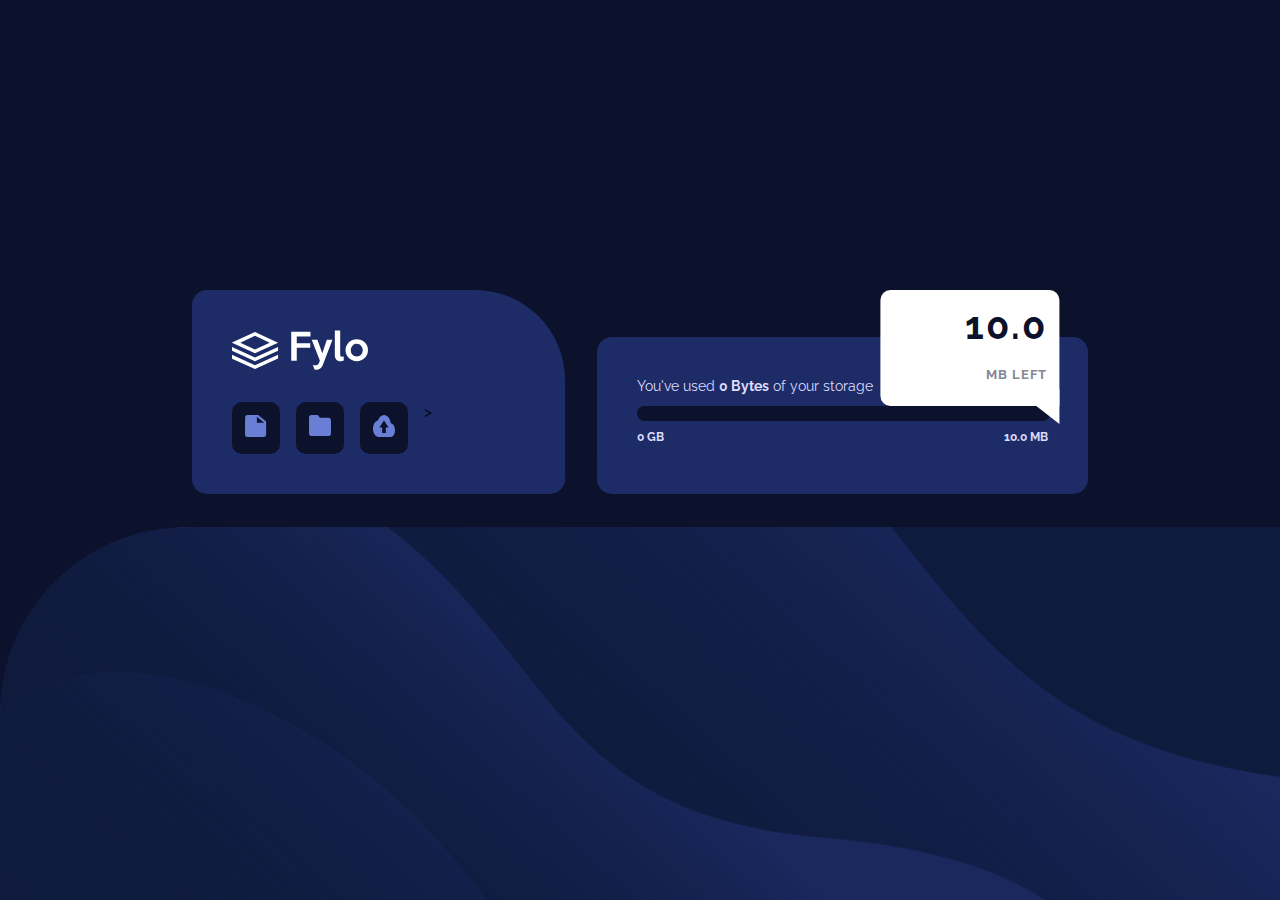
<file: amosZohar/index.html>
<!DOCTYPE html>
<html lang="en">

<head>
    <meta charset="UTF-8">
    <meta name="description" content="Frontend Mentor - Fylo data storage component">
    <meta name="keywords" content="Fylo data storage component, Frontend Mentor">
    <meta http-equiv="X-UA-Compatible" content="IE=edge">
    <meta name="viewport" content="width=device-width, initial-scale=1.0">
    <link href="styles.css" rel="stylesheet">
    </link>
    <link rel="icon" type="image/png" sizes="32x32" href="images/favicon-32x32.png">
    <title>Fylo data storage component</title>
    <script src="index.js"></script>
</head>

<body onload="Initialize()">
    <main>
        <!--Fylo Container -->
        <section class="fylo-container">
            <img class="logo" src="images/logo.svg" alt="Fylo logo" />
            <section class="icons">
                <div class="icon-img">
                    <img src="images/icon-document.svg" alt="" aria-hidden="true" />
                </div>
                <div class="icon-img interactive" id="Upload-btn" onclick="openUploadMenu()">
                    <img src="images/icon-folder.svg" alt="" aria-hidden="true" />
                </div>
                <div class="icon-img">
                    <img  src="images/icon-upload.svg" alt="" aria-hidden="true" />
                </div>>
                <input multiple="true" oninput="onInput(event)" id="upload-input" type="file" class="Invisible">
            </section>
        </section>
        <!-- Storage Container -->
        <section class="storage-container">
            <h1>You've used <span id="used-space">815 GB</span> of your storage</h1>
            <!-- Progress Bar -->

            <section class="progress-bar">
                <div class="gradient-bar">
                    <div class="dot-container">
                        <div class="dot"></div>
                    </div>
                </div>
            </section>
            <h2>
                <span>0 GB</span>
                <span id="max-capacity">1000 GB</span>
            </h2>
            <!-- GB left -->
            <section class="gb-left">
                <p id="remaining-space">185 <span>GB left</span></p>
            </section>
            <span id="file-names-container" class="uploaded-files_container"></span>
        </section>
    </main>
</body>

</html>
</file>
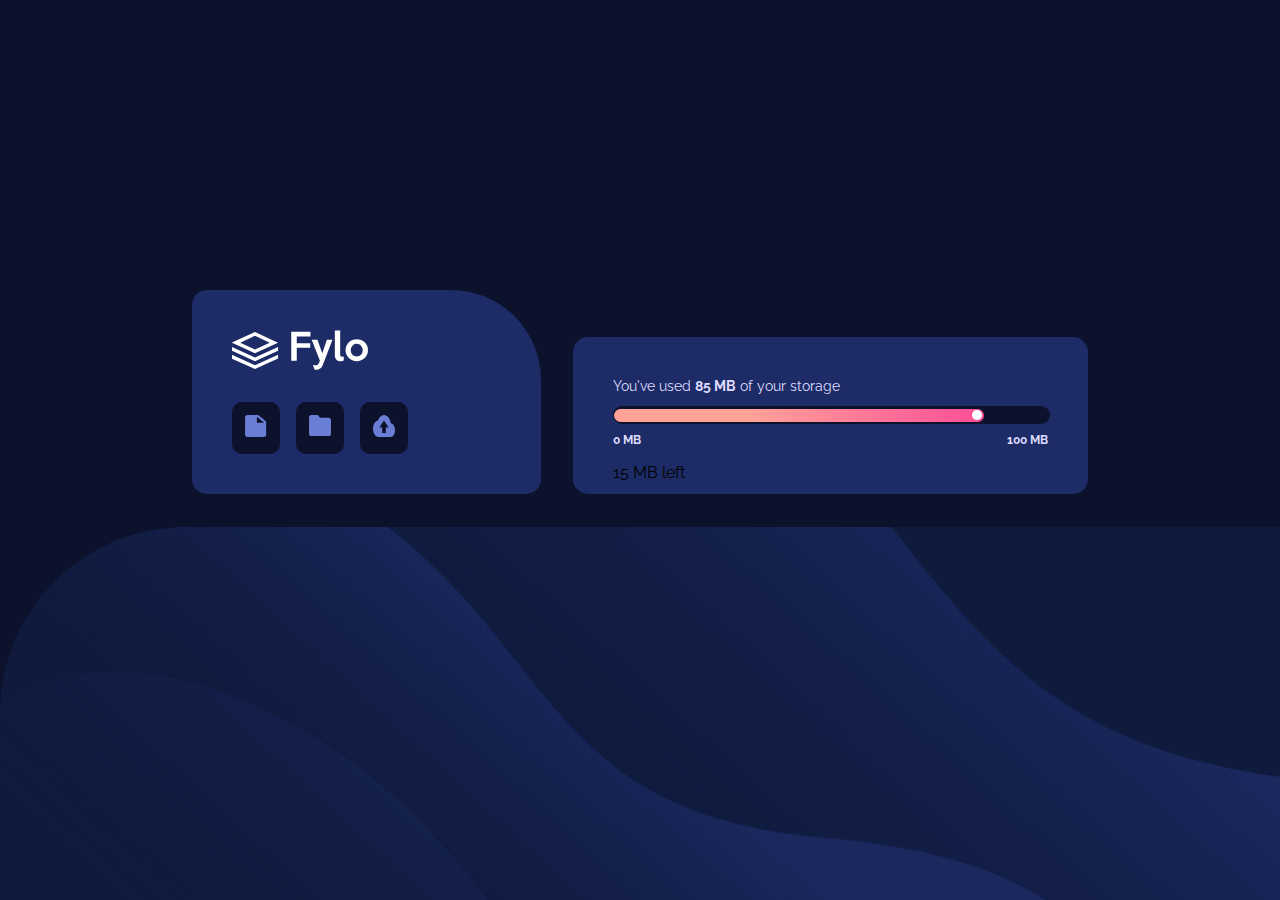
<file: avitalRubichi/index.html>
<!DOCTYPE html>
<html lang="en">

<head>
    <meta charset="UTF-8">
    <meta name="description" content="Frontend Mentor - Fylo data storage component">
    <meta name="keywords" content="Fylo data storage component, Frontend Mentor">
    <meta http-equiv="X-UA-Compatible" content="IE=edge">
    <meta name="viewport" content="width=device-width, initial-scale=1.0">
    <link href="styles.css" rel="stylesheet">
    </link>
    <link rel="icon" type="image/png" sizes="32x32" href="images/favicon-32x32.png">
    <script src="script.js"></script>
    <title>Fylo data storage component</title>
</head>

<body>
    <main>
        <!--Fylo Container -->
        <section class="fylo-container">
            <img class="logo" src="images/logo.svg" alt="Fylo logo" />
            <section class="icons">
                <div class="icon-img" onclick="getFile()">
                    <img src="images/icon-document.svg" alt="" aria-hidden="true" />
                </div>
                <div class="icon-img" onclick="getFile()">
                    <img src="images/icon-folder.svg" alt="" aria-hidden="true" />
                </div>
                <div class="icon-img "onclick="getFile()">
                    <img src="images/icon-upload.svg" alt="" aria-hidden="true" />
                </div>
            </section>
        </section>
        <!-- Storage Container -->
        <section class="storage-container">
            <h1>You've used <span id="mb-usage"></span> of your storage</h1>
            <!-- Progress Bar -->
            <section class="progress-bar">
                <div class="gradient-bar">
                    <div class="dot-container">
                        <div class="dot"></div>
                    </div>
                </div>
            </section>
            <h2>
                <span>0 MB</span>
                <span id="mb-limit"></span>
            </h2>
            <!-- MB left -->
            <section class="mb-left">
                <p id="mb-left"></p>
            </section>
        </section>
    </main>
</body>

</html>
</file>
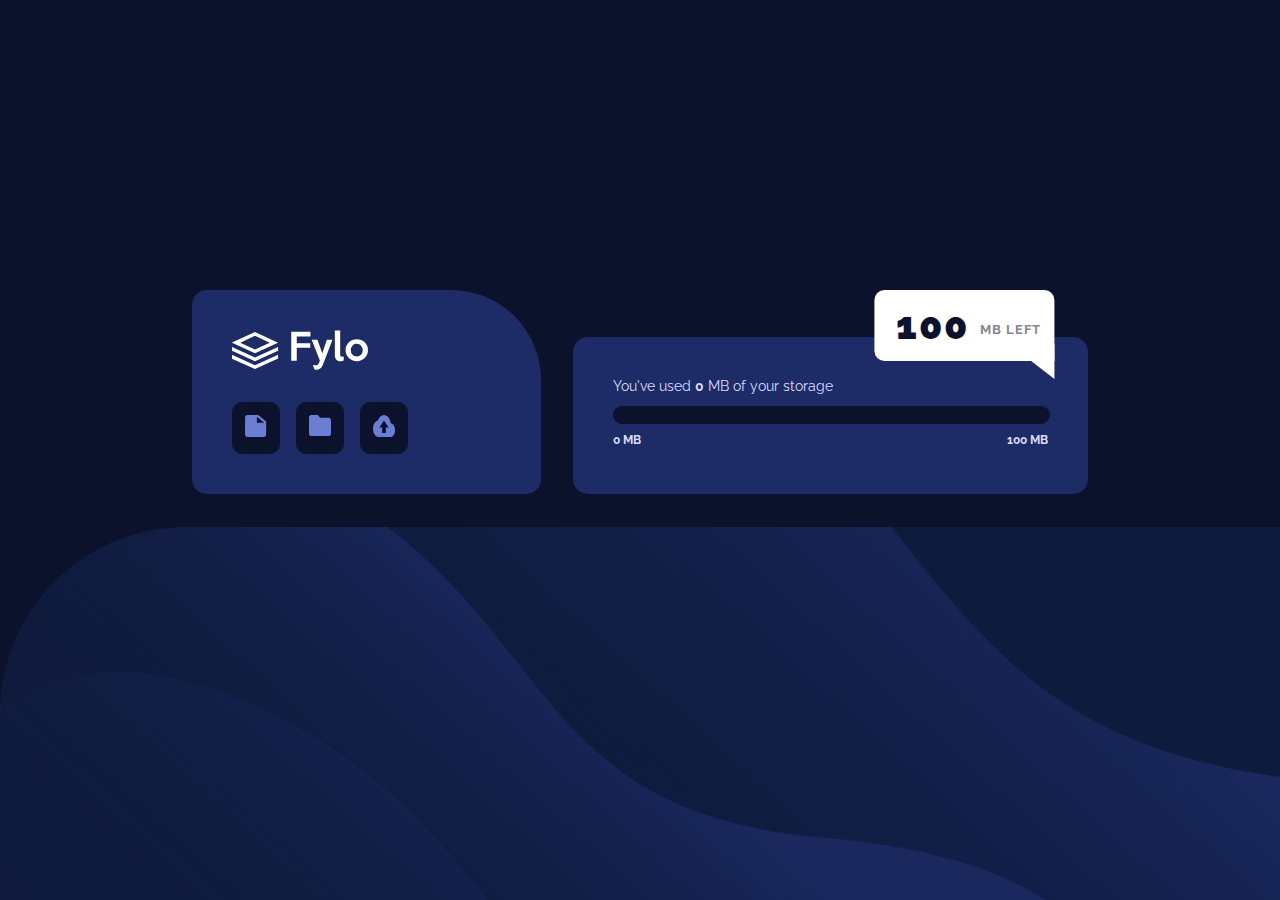
<file: barRachmay/index.html>
<!DOCTYPE html>
<html lang="en">

<head>
    <meta charset="UTF-8">
    <meta name="description" content="Frontend Mentor - Fylo data storage component">
    <meta name="keywords" content="Fylo data storage component, Frontend Mentor">
    <meta http-equiv="X-UA-Compatible" content="IE=edge">
    <meta name="viewport" content="width=device-width, initial-scale=1.0">
    <link href="styles.css" rel="stylesheet">
    </link>
    <link rel="icon" type="image/png" sizes="32x32" href="images/favicon-32x32.png">
    <title>Fylo data storage component</title>
</head>

<body>
    <main>
        <!--Fylo Container -->
        <section class="fylo-container">
            <img class="logo" src="images/logo.svg" alt="Fylo logo" />
            <section class="icons">
                <div class="icon-img">
                        <img src="images/icon-document.svg" alt="" aria-hidden="true" />
                </div>
                <div class="icon-img">
                    <label for="fileInput">
                        <input type="file" id="fileInput" style="display: none">
                        <img src="images/icon-folder.svg" alt="" aria-hidden="true" />
                    </label>
                </div>
                <div class="icon-img">
                    <img src="images/icon-upload.svg" id="upload" alt="" aria-hidden="true" />
                </div>
            </section>
        </section>
        <!-- Storage Container -->
        <section class="storage-container">
            <h1>You've used <span id="usedStorage">0</span> MB of your storage</h1>
            <!-- Progress Bar -->
            <section class="progress-bar">
                <div class="gradient-bar" id="progressBar">
                    <div class="dot-container">
                        <div class="dot"></div>
                    </div>
                </div>
            </section>
            <h2>
                <span>0 MB</span>
                <span>100 MB</span>
            </h2>
            <!-- GB left -->
            <section class="gb-left">
                <p> <b id="remainingStorage" >100></b> <span>MB left</span></p>
            </section>
        </section>
    </main>
    <script src="script.js"></script>
</body>

</html>
</file>
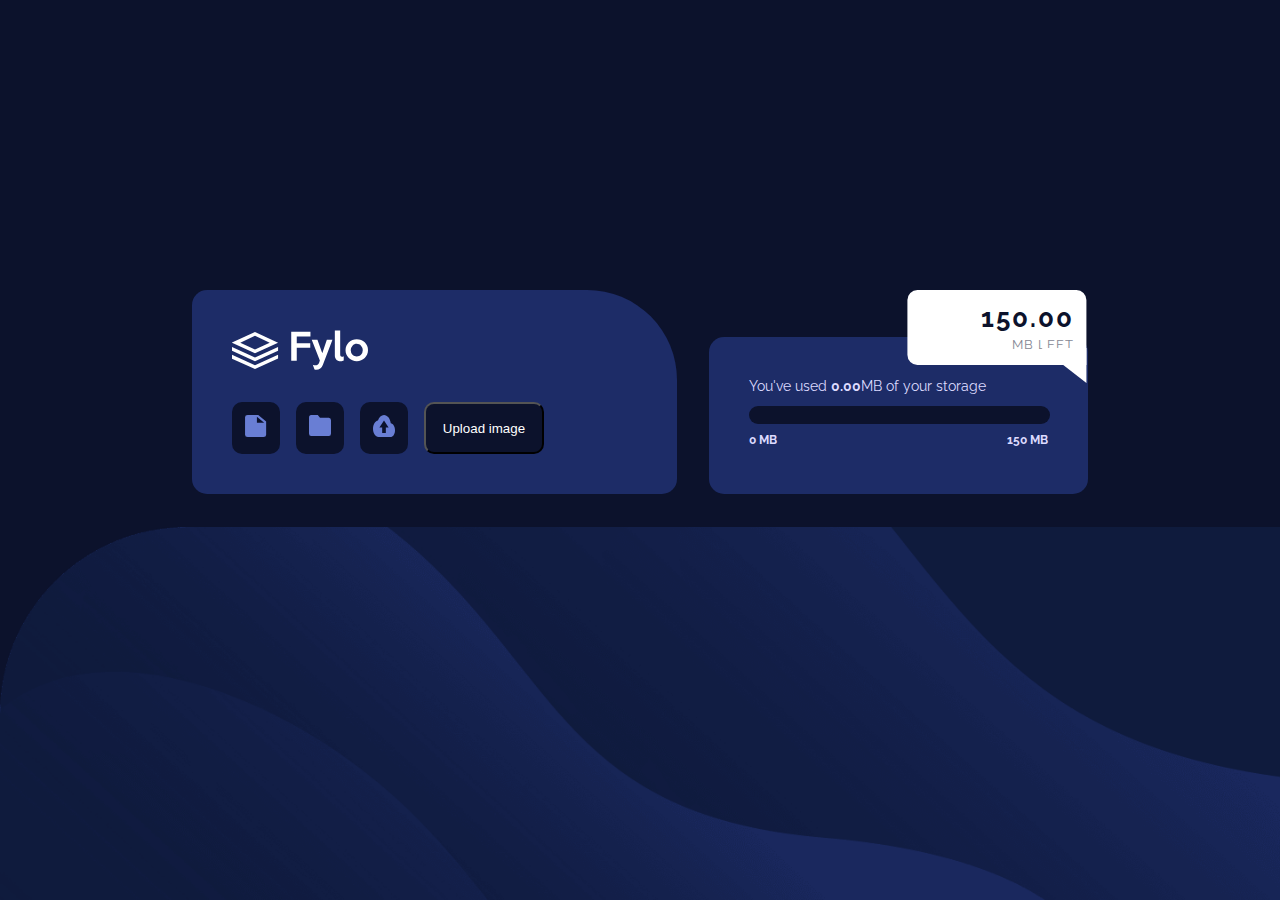
<file: benda/index.html>
<!DOCTYPE html>
<html lang="en">

<head>
    <meta charset="UTF-8">
    <meta name="description" content="Frontend Mentor - Fylo data storage component">
    <meta name="keywords" content="Fylo data storage component, Frontend Mentor">
    <meta http-equiv="X-UA-Compatible" content="IE=edge">
    <meta name="viewport" content="width=device-width, initial-scale=1.0">
    <link href="styles.css" rel="stylesheet">
    </link>
    <link rel="icon" type="image/png" sizes="32x32" href="images/favicon-32x32.png">
    <title>Fylo data storage component</title>
</head>

<body>
    <main>
        <!--Fylo Container -->
        <section class="fylo-container">
            <img class="logo" src="images/logo.svg" alt="Fylo logo" />
            <section class="icons">
                <div class="icon-img">
                    <img src="images/icon-document.svg" alt="" aria-hidden="true" />
                </div>
                <div class="icon-img">
                    <img src="images/icon-folder.svg" alt="" aria-hidden="true" />
                </div>
                <div class="icon-img">
                    <img src="images/icon-upload.svg" alt="" aria-hidden="true" />
                </div>
                <button id="upload-file-button" onclick="UploadFiles()"> Upload image</button>
            </section>
        </section>
        <!-- Storage Container -->
        <section class="storage-container">
            <h1>You've used <span id="display-size"></span>MB of your storage</h1>
            <!-- Progress Bar -->
            <section class="progress-bar">
                    <div class="gradient-bar">
                        <div class="dot-container">
                            <div class="dot"></div>
                        </div>
                </div>
            </section>
             
            <h2>
                <span>0 MB</span>
                <span>150 MB</span>
            </h2>
            <!-- GB left -->
            <section class="gb-left">
                <p><p id="remaining-size"></p><span>MB left</span></p>
            </section>
        </section>
    </main>
</body>
<script src="Fylo.js"></script>
</html>
</file>
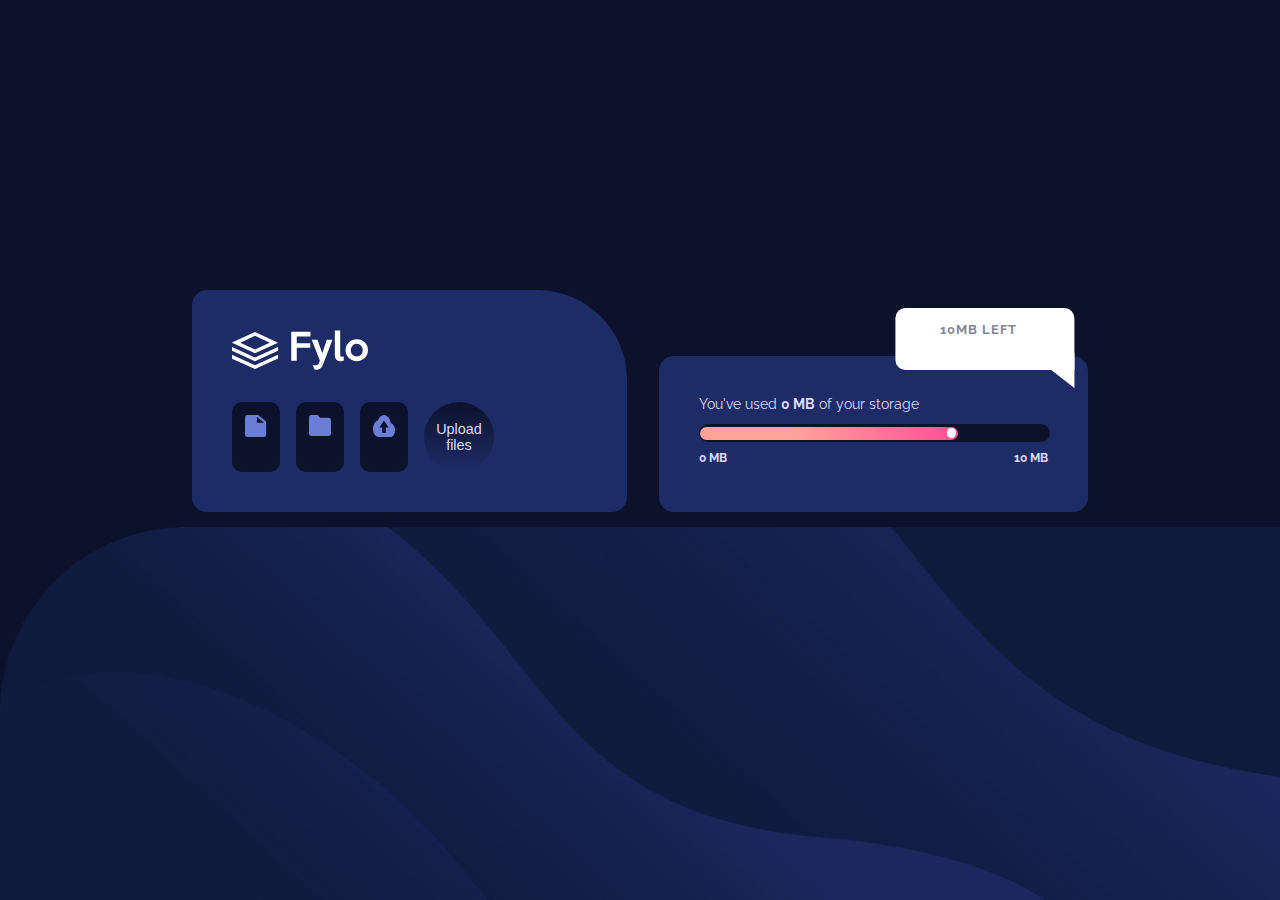
<file: danielIzhaki/index.html>
<!DOCTYPE html>
<html lang="en">

<head>
    <meta charset="UTF-8">
    <meta name="description" content="Frontend Mentor - Fylo data storage component">
    <meta name="keywords" content="Fylo data storage component, Frontend Mentor">
    <meta http-equiv="X-UA-Compatible" content="IE=edge">
    <meta name="viewport" content="width=device-width, initial-scale=1.0">
    <link href="styles.css" rel="stylesheet">
    </link>
    <link rel="icon" type="image/png" sizes="32x32" href="images/favicon-32x32.png">
    <title>Fylo data storage component</title>
</head>

<body>
    <main>
        <!--Fylo Container -->
        <section class="fylo-container">
            <img class="logo" src="images/logo.svg" alt="Fylo logo" />
            <section class="icons" onclick="openFileExp()">
                <input type="file" id="fileInput" style="display: none;" multiple selectFile()>
                <div class="icon-img">
                    <img src="images/icon-document.svg" alt="" aria-hidden="true" />
                </div>
                <div class="icon-img">
                    <img src="images/icon-folder.svg" alt="" aria-hidden="true" />
                </div>
                <div class="icon-img">
                    <img src="images/icon-upload.svg" alt="" aria-hidden="true" />
                </div>
                <button class="Upload"> Upload files</button>
            </section>
        </section>
        <!-- Storage Container -->
        <section class="storage-container">
            <h1>You've used <span id="spaceUsed">0 MB</span> of your storage</h1>
            <!-- Progress Bar -->
            <section class="progress-bar">
                <div class="gradient-bar">
                    <div class="dot-container">
                        <div class="dot"></div>
                    </div>
                </div>
            </section>
            <h2>
                <span id="minSpace">0 MB</span>
                <span id="maxSpace">10 MB</span>
            </h2>
            <!-- GB left -->
            <section class="gb-left">
                <p id="spaceLeft"> <span id="span1">10 </span><span id="span2"> MB left</span></p>
            </section>
            <ul id="fileList"></ul>

        </section>


    </main>

</body>
<script src="index.js"></script>


</html>
</file>
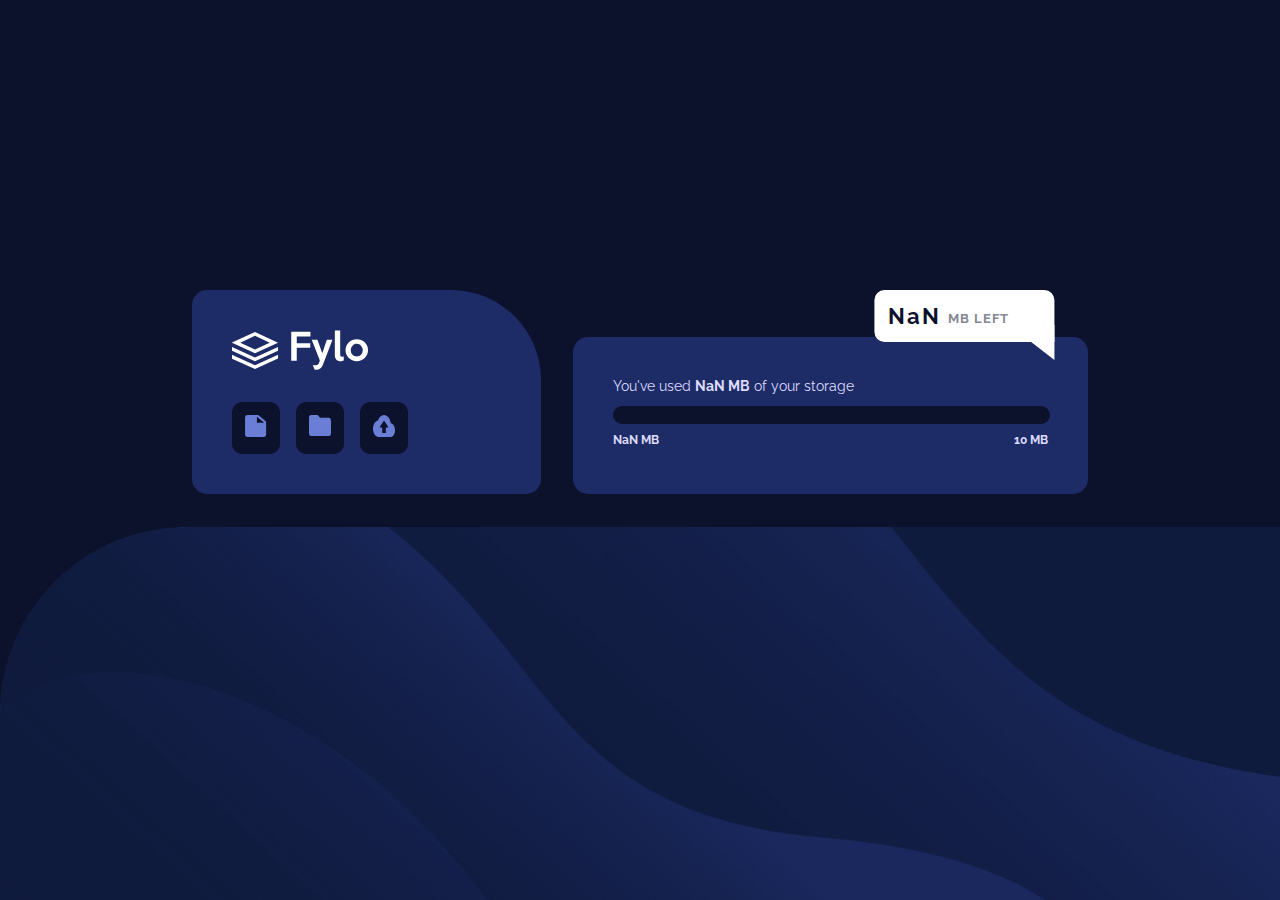
<file: davidArnfled/index.html>
<!DOCTYPE html>
<html lang="en">
  <head>
    <meta charset="UTF-8" />
    <meta
      name="description"
      content="Frontend Mentor - Fylo data storage component"
    />
    <meta
      name="keywords"
      content="Fylo data storage component, Frontend Mentor"
    />
    <meta http-equiv="X-UA-Compatible" content="IE=edge" />
    <meta name="viewport" content="width=device-width, initial-scale=1.0" />
    <link href="styles.css" rel="stylesheet" />

    <link
      rel="icon"
      type="image/png"
      sizes="32x32"
      href="images/favicon-32x32.png"
    />
    <title>Fylo data storage component</title>
  </head>

  <body>
    <main>
      <!--Fylo Container -->
      <section class="fylo-container">
        <img class="logo" src="images/logo.svg" alt="Fylo logo" />
        <section class="icons">
          <div class="icon-img">
            <img src="images/icon-document.svg" alt="" aria-hidden="true" />
          </div>
          <div class="icon-img" id="uploadImage">
            <img src="images/icon-folder.svg" alt="" aria-hidden="true" />
          </div>
          <div class="icon-img">
            <img src="images/icon-upload.svg" alt="" aria-hidden="true" />
          </div>
          <input type="file" class="hidden" id="hiddenUploadBtn" multiple />
        </section>
      </section>
      <!-- Storage Container -->
      <section class="storage-container">
        <p class="danger-text hidden" id="dangerText">
          There is not enough space on the disk
        </p>
        <section class="buttons-container" id="imageList"></section>
        <h1>You've used <span id="usedStorage">0 MB</span> of your storage</h1>
        <!-- Progress Bar -->
        <section class="progress-bar">
          <div class="gradient-bar" id="gradient">
            <div class="dot-container">
              <div class="dot"></div>
            </div>
          </div>
        </section>
        <h2>
          <span id="currentMemory">0 MB</span>
          <span id="maxMemory">10 MB</span>
        </h2>
        <!-- GB left -->
        <section class="gb-left">
          <p><spen id="availableSpace">10</spen><span> MB left</span></p>
        </section>
      </section>
    </main>
    <script src="script.js"></script>
  </body>
</html>
</file>
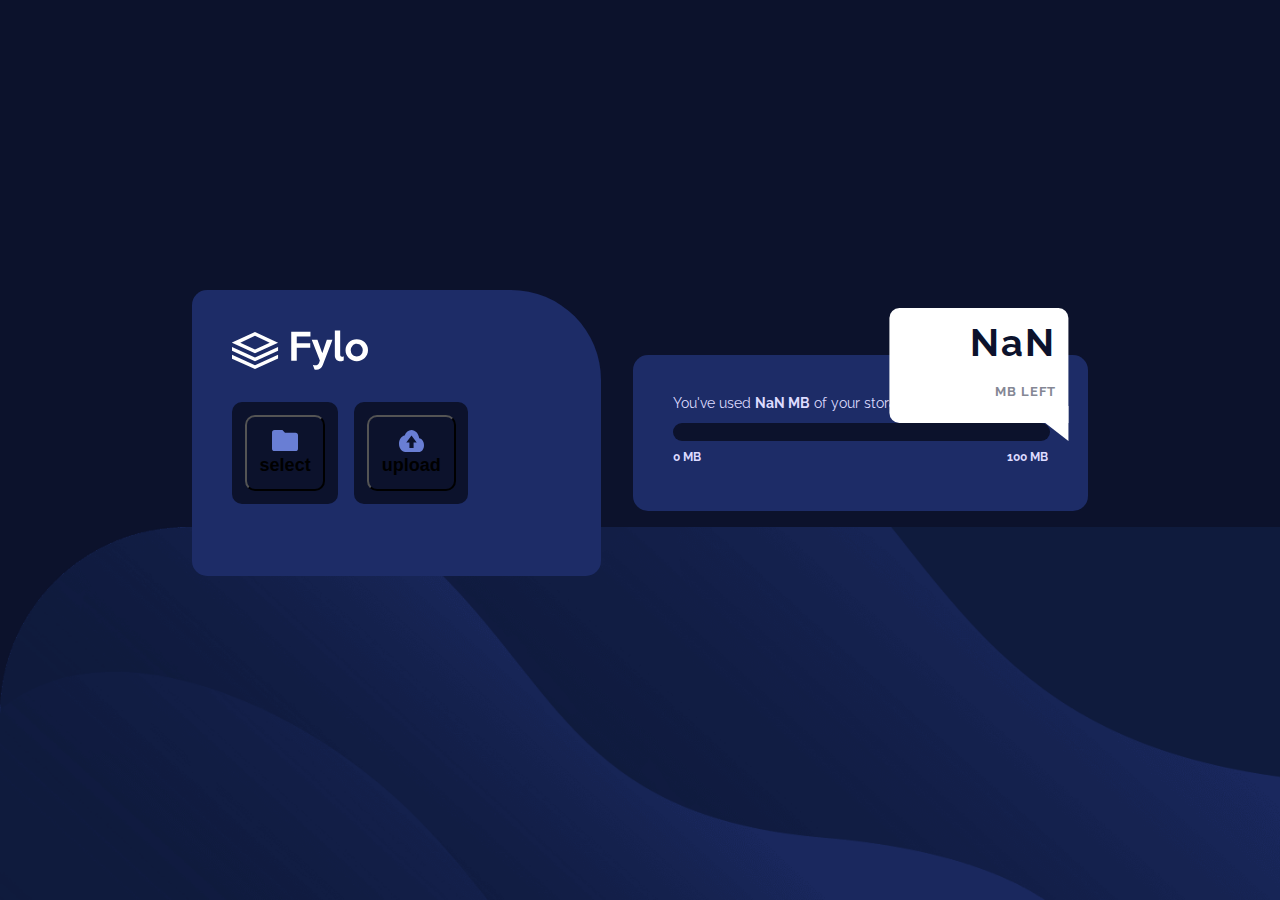
<file: evyatarBabay/index.html>
<!DOCTYPE html>
<html lang="en">

<head>
    <meta charset="UTF-8">
    <meta name="description" content="Frontend Mentor - Fylo data storage component">
    <meta name="keywords" content="Fylo data storage component, Frontend Mentor">
    <meta http-equiv="X-UA-Compatible" content="IE=edge">
    <meta name="viewport" content="width=device-width, initial-scale=1.0">
    <link href="styles.css" rel="stylesheet"></link>
    
    <link rel="icon" type="image/png" sizes="32x32" href="images/favicon-32x32.png">
    <title>Fylo data storage component</title>
</head>

<body>
    <main>
        <!--Fylo Container -->
        <section class="fylo-container">
            <img class="logo" src="images/logo.svg" alt="Fylo logo" />
            <section class="icons">
                <div class="icon-img">
                    <button id="folBtn" class="icon-img">
                        <label for="mult-img-input">
                            <img src="images/icon-folder.svg" alt="" aria-hidden="true" />
                            <span>select</span> 
                        </label>
                        <input id="mult-img-input" type="file" accept="image/*" multiple>
                    </button>
                </div>
                <div class="icon-img">
                    <button id="uplBtn" class="icon-img">
                        <img src="images/icon-upload.svg" alt="" aria-hidden="true" />
                        <span>upload</span>
                    </button>
                </div>
            </section>
            <section>
                <div class="files">
                    <div id="count"></div>
                    <div id="file-size"></div>
                </div>
            </section>
        </section>
        <!-- Storage Container -->
        <section class="storage-container">
            <h1>You've used <span id="storage-usage"></span> of your storage</h1>
            <!-- Progress Bar -->
            <section class="progress-bar">
                <div class="gradient-bar">
                    <div class="dot-container">
                        <div class="dot"></div>
                    </div>
                </div>
            </section>
            <h2>
                <span>0 MB</span>
                <span>100 MB</span>
            </h2>
            <!-- GB left -->
            <section class="gb-left">
                <p id="storage-available"></p>
            </section>
        </section>
    </main>
</body>
<script src="index.js"></script>
</html>
</file>
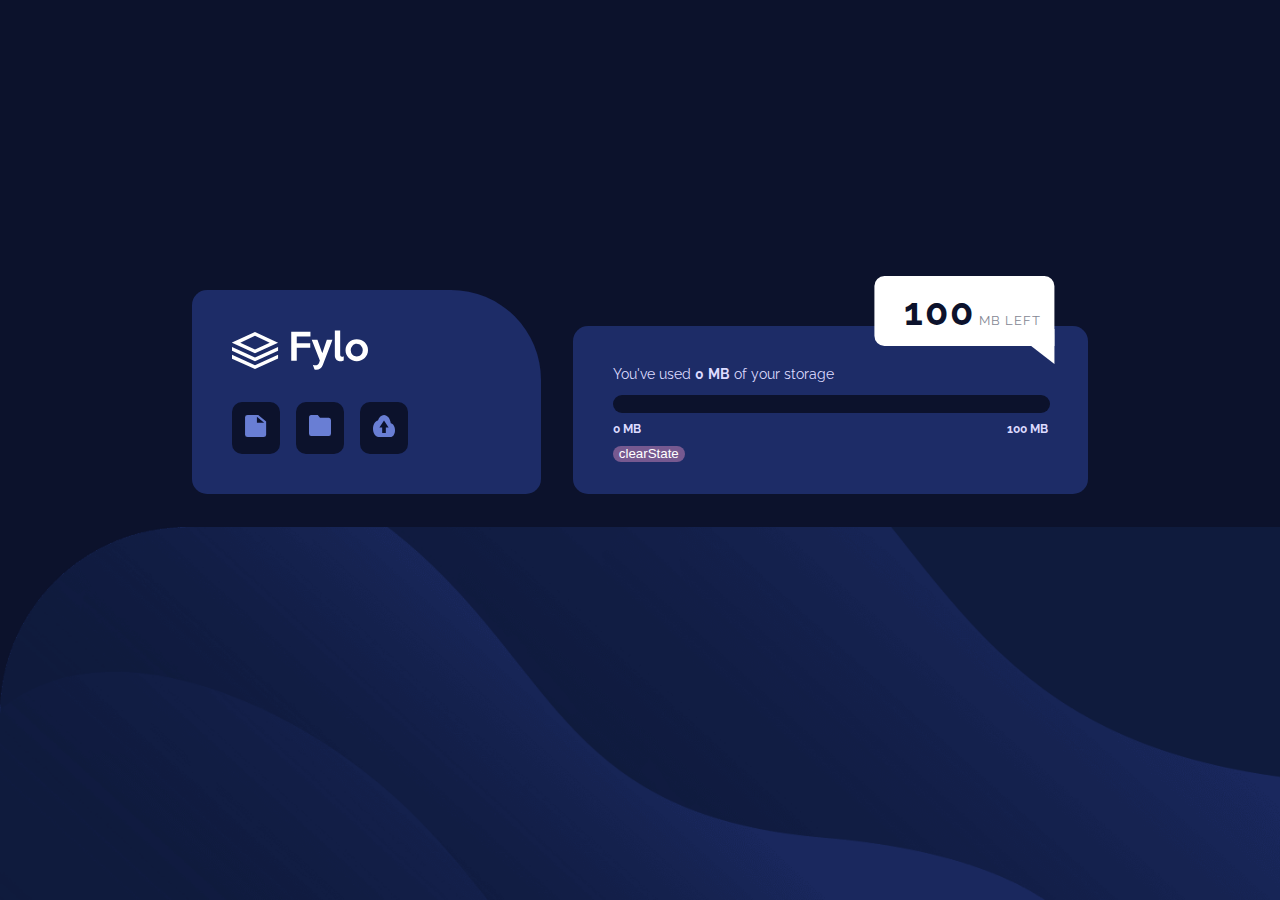
<file: inonEl/index.html>
<!DOCTYPE html>
<html lang="en">

<head>
    <meta charset="UTF-8">
    <meta name="description" content="Frontend Mentor - Fylo data storage component">
    <meta name="keywords" content="Fylo data storage component, Frontend Mentor">
    <meta http-equiv="X-UA-Compatible" content="IE=edge">
    <meta name="viewport" content="width=device-width, initial-scale=1.0">
    <link href="styles.css" rel="stylesheet">
    </link>
    <link rel="icon" type="image/png" sizes="32x32" href="images/favicon-32x32.png">
    <title>Fylo data storage component</title>
</head>

<body>
    <main>
        <!--Fylo Container -->
        <section class="fylo-container">
            <img class="logo" src="images/logo.svg" alt="Fylo logo" />
            <section class="icons">
                <div class="icon-img">
                    <img src="images/icon-document.svg" alt="" aria-hidden="true" />
                </div>
                <div class="icon-img">
                    <img src="images/icon-folder.svg" alt="" aria-hidden="true" />
                </div>
                <div class="icon-img">
                    <label for="file-input">
                        <img src="images/icon-upload.svg" id="uploud-img" alt="" aria-hidden="true" />
                    </label>
                    <input type="file" id="file-input" name="file-input" onchange="handleFileSelect(event)" multiple>
                </div>
            </section>
        </section>
        <!-- Storage Container -->
        <section class="storage-container expended">
            <h1>You've used <span id="size">70</span> <span>MB</span> of your storage</h1>
            <div id="files"></div>
            <!-- Progress Bar -->
            <section class="progress-bar">
                <div class="gradient-bar">
                    <div class="dot-container">
                        <div class="dot"></div>
                    </div>
                </div>
            </section>
            <h2>
                <span>0 MB</span>
                <span>100 MB</span>
            </h2>
            <button id="clear-button" onclick="clearState()">clearState</button>
            <!-- GB left -->
            <section class="gb-left">
                <p>
                <p id="left">100</p> <span>MB left</span></p>
            </section>
        </section>
    </main>
</body>

<script src="script.js"></script>

</html>
</file>
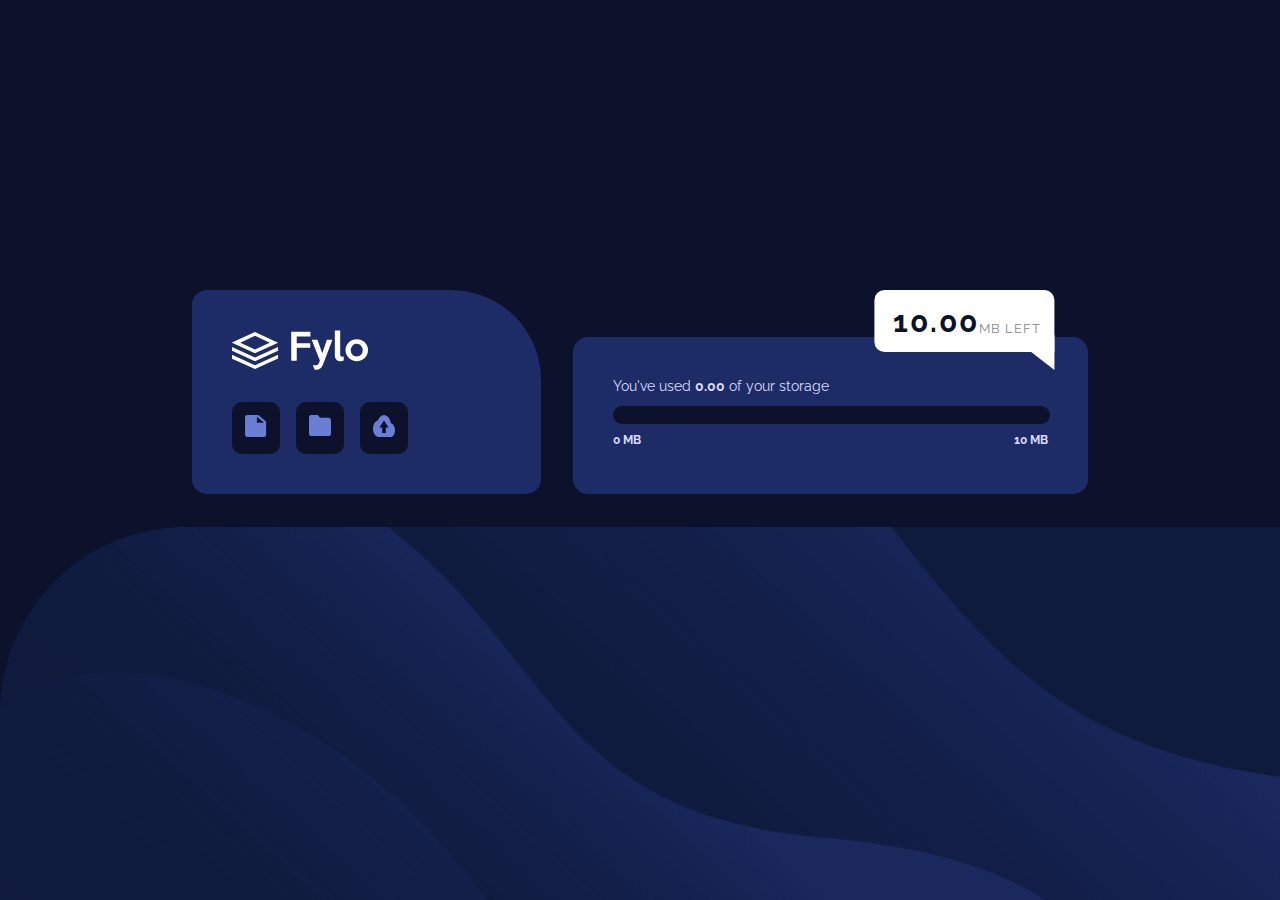
<file: liorHassin/index.html>
<!DOCTYPE html>
<html lang="en">

<head>
    <meta charset="UTF-8">
    <meta name="description" content="Frontend Mentor - Fylo data storage component">
    <meta name="keywords" content="Fylo data storage component, Frontend Mentor">
    <meta http-equiv="X-UA-Compatible" content="IE=edge">
    <meta name="viewport" content="width=device-width, initial-scale=1.0">
    <link href="styles.css" rel="stylesheet">
    <script src="script.js"></script>
    </link>
    <link rel="icon" type="image/png" sizes="32x32" href="images/favicon-32x32.png">
    <title>Fylo data storage component</title>
</head>

<body>
    <main>
        <!--Fylo Container -->
        <section class="fylo-container">
            <img class="logo" src="images/logo.svg" alt="Fylo logo" />
            <section class="icons">
                <div class="icon-img">
                    <img src="images/icon-document.svg" alt="" aria-hidden="true" />
                </div>
                <div class="icon-img">
                    <img id="upload-button" src="images/icon-folder.svg" alt="" aria-hidden="true" onclick="uploadFiles()"/>
                </div>
                <div class="icon-img">
                    <img src="images/icon-upload.svg" alt="" aria-hidden="true" />
                </div>
            </section>
        </section>
        <!-- Storage Container -->
        <section class="storage-container">
            <h1>You've used <span id="total-used">0<span> MB</span></span> of your storage</h1>
            <!-- Progress Bar -->
            <section class="progress-bar">
                <div class="gradient-bar">
                    <div class="dot-container">
                        <div class="dot"></div>
                    </div>
                </div>
            </section>
            <h2>
                <span>0 MB</span>
                <span>10 MB</span>
            </h2>
            <!-- GB left -->
            <section class="gb-left">
                <p><p id="mb-left">10</p><span>MB left</span></p>
            </section>
        </section>
    </main>
</body>
</html>
</file>
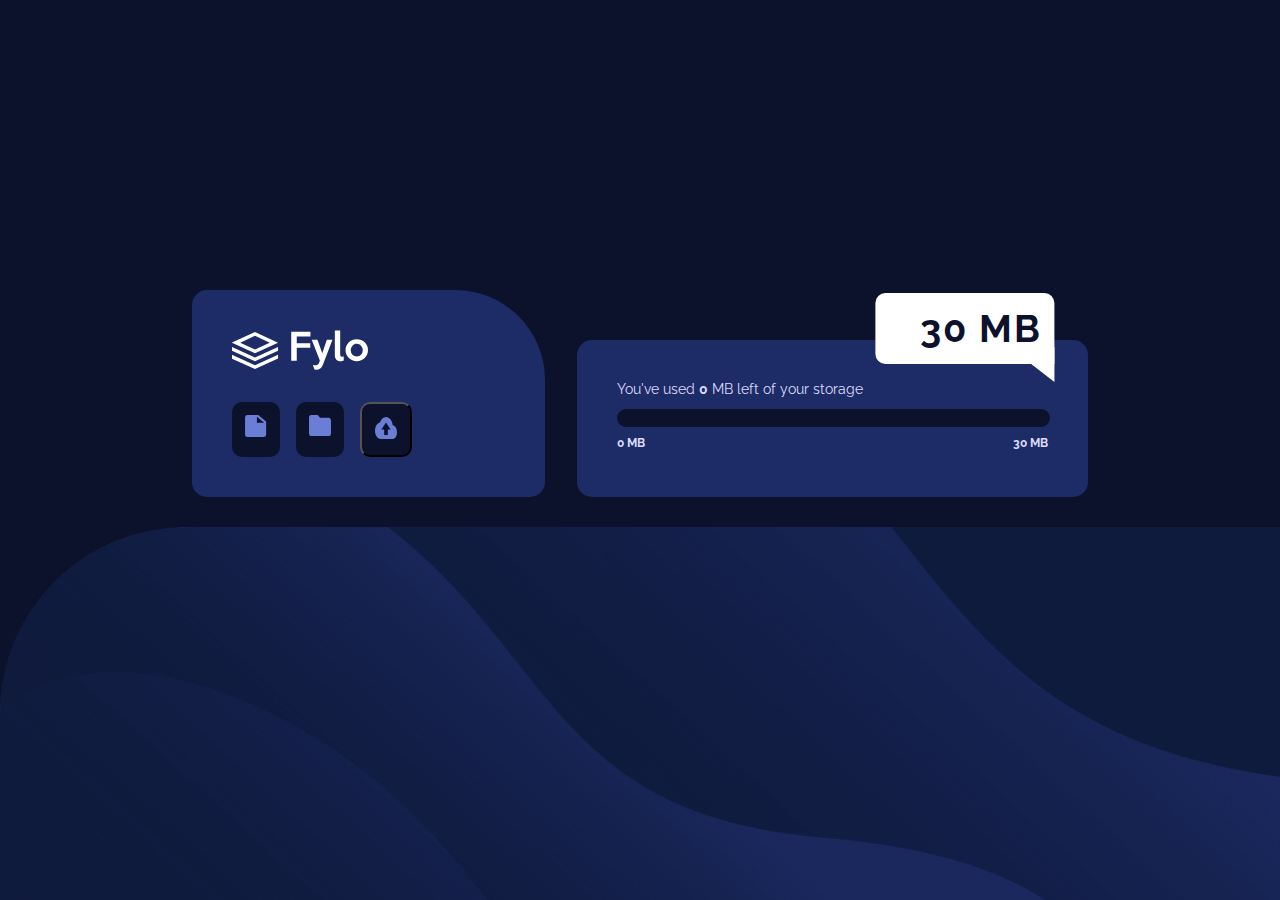
<file: morAlmakayes/index.html>
<!DOCTYPE html>
<html lang="en">

<head>
    <meta charset="UTF-8">
    <meta name="description" content="Frontend Mentor - Fylo data storage component">
    <meta name="keywords" content="Fylo data storage component, Frontend Mentor">
    <meta http-equiv="X-UA-Compatible" content="IE=edge">
    <meta name="viewport" content="width=device-width, initial-scale=1.0">
    <link href="styles.css" rel="stylesheet"></link>
    <link rel="icon" type="image/png" sizes="32x32" href="images/favicon-32x32.png">
    <title>Fylo data storage component</title>
</head>

<body>
    <main>
        <!--Fylo Container -->
        <section class="fylo-container">
            <img class="logo" src="images/logo.svg" alt="Fylo logo" />
            <section class="icons">
                <div class="icon-img">
                    <img src="images/icon-document.svg" alt="" aria-hidden="true" />
                </div>
                <div class="icon-img">
                    <img src="images/icon-folder.svg" alt="" aria-hidden="true" />
                </div>
                <div>
                 <button class="icon-img" id="openFileExplorer">
                    <img src="images/icon-upload.svg" alt="Upload image" aria-hidden="true" />
                 </button>
                 <input type="file" id="fileInput" style="display:none;" multiple>
                </div>
            </section>
        </section>
        <!-- Storage Container -->
        <section class="storage-container">
            <h1>You've used <span id="usedSpaceId"></span> MB left of your storage</h1>
            <!-- Progress Bar -->
            <section class="progress-bar">
                <div class="gradient-bar" id="FillTheBarId">
                    <div class="dot-container">
                        <div class="dot"></div>
                    </div>
                </div>
            </section>
            <h2>
                <span >0 MB</span>
                <span id="totalDiskSpaceId"></span>
            </h2>
            <!-- GB left -->
            <section class="gb-left">
                <p id="availableDiskSpaceId"></p>
            </section>
        </section>
    </main>
    <script src="program.js"></script>
</body>

</html>
</file>
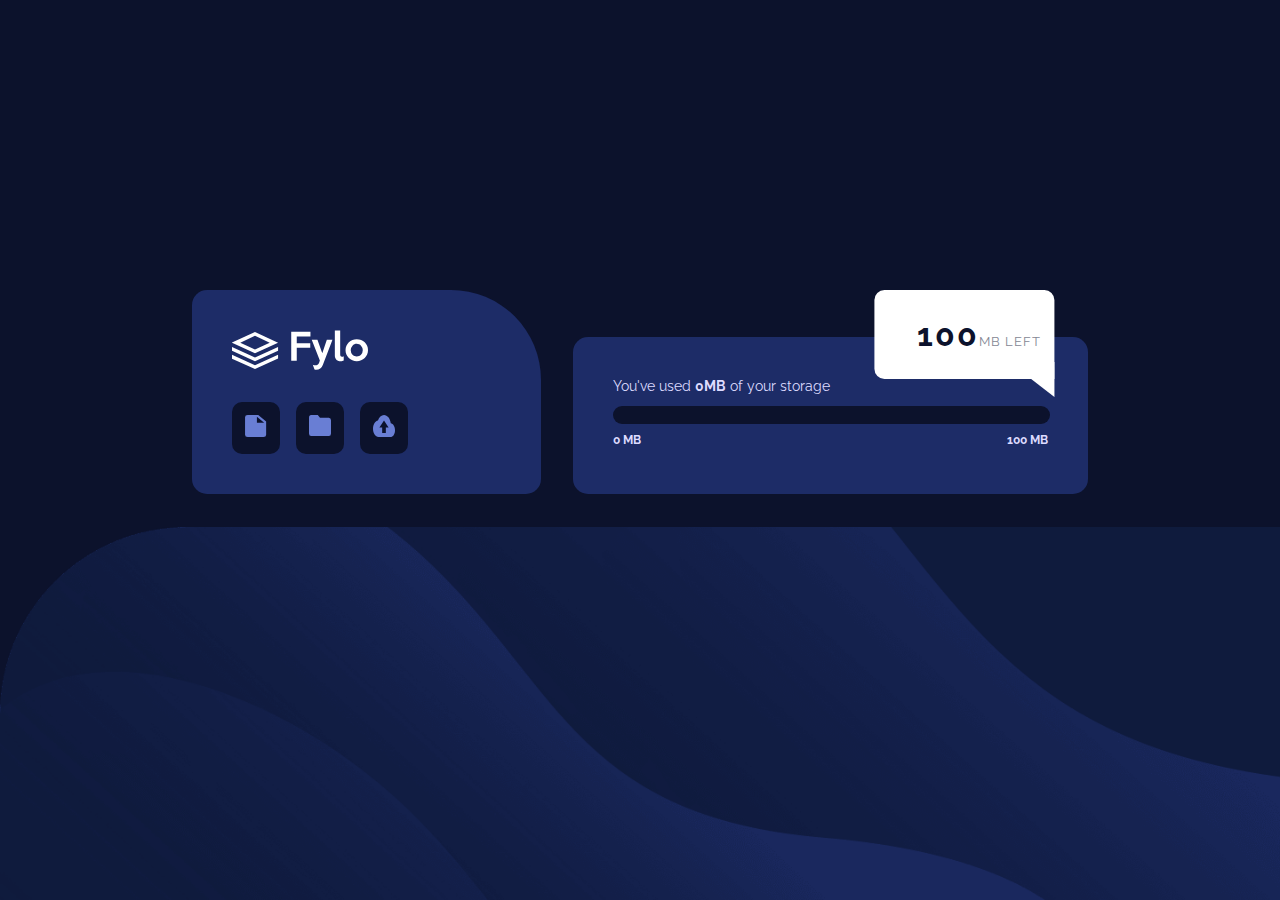
<file: noaGedo/index.html>
<!DOCTYPE html>
<html lang="en">

<head>
    <meta charset="UTF-8">
    <meta name="description" content="Frontend Mentor - Fylo data storage component">
    <meta name="keywords" content="Fylo data storage component, Frontend Mentor">
    <meta http-equiv="X-UA-Compatible" content="IE=edge">
    <meta name="viewport" content="width=device-width, initial-scale=1.0">
    <link href="styles.css" rel="stylesheet">
    </link>
    <link rel="icon" type="image/png" sizes="32x32" href="images/favicon-32x32.png">
    <title>Fylo data storage component</title>
</head>

<body>
    <main>
        <!--Fylo Container -->
        <section class="fylo-container">
            <img class="logo" src="images/logo.svg" alt="Fylo logo" />
            <section class="icons">
                <div class="icon-img">
                    <img src="images/icon-document.svg" id="profile-pic" alt="" aria-hidden="true" />
                </div>
                <div class="icon-img">
                    <img src="images/icon-folder.svg" alt="" aria-hidden="true" />
                </div>
                <div class="icon-img">
                    <label for="input-file"><img src="images/icon-upload.svg" alt="" aria-hidden="true" /></label>
                    <input type="file" id="input-file">
                    
                </div>
              
            </section>
        </section>
        <!-- Storage Container -->
        <section class="storage-container">
            <h1>You've used <span id="file-size">0MB</span> of your storage</h1>
            <!-- Progress Bar -->
            <section class="progress-bar">
                <div class="gradient-bar">
                    <div class="dot-container">
                        <div class="dot"></div>
                    </div>
                </div>
            </section>
            <h2>
                <span>0 MB</span>
                <span>100 MB</span>
            </h2>
            <!-- GB left -->
            <section class="gb-left">
                <p><span id="gb-left">100</span>MB left</p>
            </section>
        </section>
    </main>
    <script src="script.js"></script>
</body>

</html>
</file>
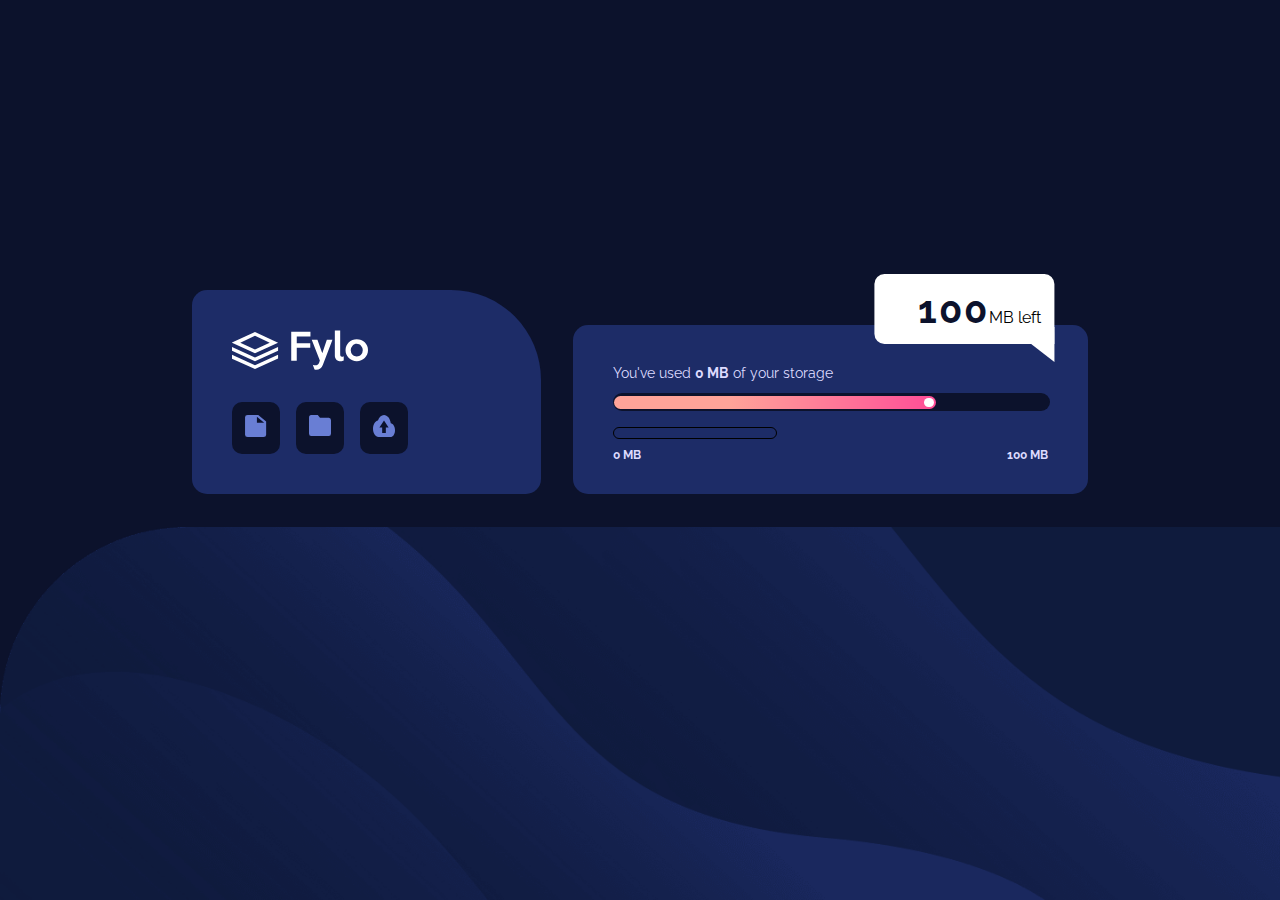
<file: noaVinkler/index.html>
<!DOCTYPE html>
<html lang="en">

<head>
    <meta charset="UTF-8">
    <meta name="description" content="Frontend Mentor - Fylo data storage component">
    <meta name="keywords" content="Fylo data storage component, Frontend Mentor">
    <meta http-equiv="X-UA-Compatible" content="IE=edge">
    <meta name="viewport" content="width=device-width, initial-scale=1.0">
    <link href="styles.css" rel="stylesheet">
    </link>
    <link rel="icon" type="image/png" sizes="32x32" href="images/favicon-32x32.png">
    <title>Fylo data storage component</title>
</head>

<body>
    <main>
        <!--Fylo Container -->
        <section class="fylo-container">
            <img class="logo" src="images/logo.svg" alt="Fylo logo" />
            <section class="icons">
                <div class="icon-img">
                    <img src="images/icon-document.svg" alt="" aria-hidden="true" />
                </div>
                <div class="icon-img" >
                    <label for="choose-file" >
                        <img src="images/icon-folder.svg" alt="" aria-hidden="true" />
                    </label>
                    <input type="file" id="choose-file" onchange="onFileInputChange(this)" style="display: none;" />
                </div>
                <div class="icon-img" >
                    
                    <img src="images/icon-upload.svg" alt="" aria-hidden="true" />
                </div>
            </section>
        </section>
        <!-- Storage Container -->
        <section class="storage-container">
            <h1>You've used <span id="sizeOccupied">0 MB</span> of your storage</h1>
            <!-- Progress Bar -->
    <section class="progress-bar">
        <div class="gradient-bar" id="progress">
            <div class="dot-container">
                <div class="dot"></div>
            </div>
        </div>
    </section>
    <p id="selectedFile" class="selectedFile"></p> <!-- Add this line -->
    <h2>
        <span>0 MB</span>
        <span id="totalSize">100 MB</span>
    </h2>
    <!-- GB left -->
    <section class="gb-left">
        <p id="sizeLeft">100</p><span>MB left</span>
    </section>
        </section>
    </main>
  <script src="index2.js"></script>
</body>

</html>
</file>
<file: amosZohar/styles.css>
@import url("https://fonts.googleapis.com/css2?family=Raleway:wght@400;700&display=swap");

:root {
  --body-font: "Raleway", sans-serif;
  --background-color: hsl(229, 57%, 11%);
  --container-background-color: hsl(228, 56%, 26%);
  --pale-blue: hsl(243, 100%, 93%);
  --gradient: linear-gradient(90deg, rgba(255, 163, 153, 1) 36%, rgba(255, 77, 151, 1) 100%);
  --gradient-bar: rgb(255, 163, 153);
  --white: rgb(255, 255, 255);
  --dark-blue: hsl(229, 57%, 11%);
  --grayish-blue: hsl(229, 7%, 55%);
}

html,
body {
  overflow-x: hidden;
}
body {
  -ms-overflow-style: none; /* for Internet Explorer, Edge */
  scrollbar-width: none; /* for Firefox */
  overflow-y: scroll;
  min-height: 100vh;
  box-sizing: border-box;
  padding: 0;
  margin: 0;
  font-size: 97.5%;
  font-family: var(--body-font);
  background-color: var(--background-color);
  background-image: url("images//bg-desktop.png");
  background-repeat: no-repeat;
  background-position-y: bottom;
  background-attachment: fixed;
  background-size: contain;
}

body::-webkit-scrollbar {
  display: none; /* for Chrome, Safari, and Opera */
}

/** Main Container **/
main {
  display: grid;
  grid-template-columns: 1fr 2fr;
  grid-template-rows: 1fr;
  grid-template-areas: "a b b";
  margin: 0 auto;
  margin-top: 18.125rem;
  width: 70%;
  max-width: 57.5rem;
  height: auto;
  gap: 2rem;
  justify-content: space-evenly;
  align-items: end;
}

/** Fylo Container **/
.fylo-container,
.storage-container,
.uploaded-files_container{
  background-color: var(--container-background-color);
}
.uploaded-files_container{
  display: flex;
  flex-direction: row;
  flex-wrap: wrap;
  /* justify-content: flex-start; */
  padding: 1vmin;
  border-radius: 15px;
  gap: 1vmin;
  margin: 0 -2.5rem;
}

.uploaded-item{
  color: white;
}
.uploaded-item:hover{
  transform: scale(1.1);
}
.remove-file-span:hover{
  box-shadow: .1vmin .1vmin .2vmin .2vmin rgba(255, 77, 151, 1),-.1vmin -.1vmin .2vmin .2vmin rgba(255, 163, 153, 1);
}

.interactive:hover{
  box-shadow: .1vmin .1vmin .2vmin .2vmin rgba(255, 77, 151, 1),-.1vmin -.1vmin .2vmin .2vmin rgba(255, 163, 153, 1);
  transform: scale(1.2);
}

.fylo-container {
  display: flex;
  flex-direction: column;
  align-items: left;
  border-radius: 15px 90px 15px 15px;
  padding: 2.5rem;
  padding-right: 8.3rem;
  grid-area: a;
  gap: 2rem;
}

.logo {
  width: 8.5rem;
  height: auto;
}

.icons {
  display: flex;
  flex-direction: row;
  gap: 1rem;
}

.icon-img {
  background-color: var(--background-color);
  border-radius: 10px;
  padding: 0.8rem;
}

.icon-img img {
  width: 1.4rem;
  height: 1.4rem;
}

/** Storage Container **/
.storage-container {
  border-radius: 15px;
  padding: 1.4rem 2.5rem;
  height: 7rem;
  position: relative;
  grid-area: b;
  display: flex;
  flex-direction: column;
  justify-content: flex-start;
}

h1 {
  font-size: 0.9rem;
  font-weight: 400;
  color: var(--pale-blue);
  line-height: 2rem;
}

h1 span {
  font-weight: 700;
}

/** Progress Bar **/
.progress-bar {
  position: relative;
  display: flex;
  align-items: center;
  background-color: var(--background-color);
  border-radius: 50px;
  width: 100%;
  height: 1rem;
  margin-top: -5px;
  padding: 1px;
}

.gradient-bar {
  display: flex;
  align-items: center;
  background: var(--gradient-bar);
  background: var(--gradient);
  border-radius: 50px;
  filter: saturate();
  width: 0%;
  height: 0.8rem;
  position: relative;
  transition:1s ease;
}
.dot-container {
  position: relative;
  display: inline-flex;
  justify-content: flex-end;
  align-content: flex-end;
  width: 100%;
  height: auto;
}
.dot {
  position: relative;
  background-color: var(--white);
  height: 0.6rem;
  width: 0.6rem;
  border-radius: 50%;
  margin-right: 2px;
}

h2 {
  color: var(--pale-blue);
  font-size: 12px;
  font-weight: 700;
  display: flex;
  justify-content: space-between;
  margin-top: 9px;
}

/** GB left **/
.gb-left p {
  color: var(--dark-blue);
  font-size: 2.4rem;
  font-weight: 700;
  letter-spacing: 2px;
  margin: 0;
  display: inline-block;
}

.gb-left span {
  font-size: 0.8rem;
  text-transform: uppercase;
  color: var(--grayish-blue);
  display: inline-block;
  vertical-align: middle;
  line-height: normal;
  letter-spacing: 1px;
}

.gb-left {
  position: absolute;
  border-radius: 10px 10px 0 10px;
  max-width: 9.6rem;
  min-width: 5rem;
  width: 90%;
  left: 76%;
  top: -30%;
  transform: translate(-50%, 0);
  background-color: var(--white);
  padding: 0.8rem;
  text-align: right;
}
.gb-left:after {
  content: "";
  position: absolute;
  bottom: 0;
  right: 0;
  width: 0;
  height: 0;
  background-color: transparent;
  margin-left: 10%;
  margin-bottom: -10%;
  border-top: 0;
  border-bottom: 35px solid transparent;
  border-right: 45px solid var(--white);
}

/** Media Queries **/
@media screen and (max-width: 1025px) {
  body {
    background-image: url("images/bg-mobile.png");
    background-size: cover;
  }

  main {
    margin-top: 8.125rem;
    grid-template-areas:
      "a a"
      "b b";
    gap: 1rem;
  }

  .gb-left {
    position: relative;
    left: 50%;
    top: 5%;
    text-align: center;
  }
  .gb-left:after {
    display: none;
  }
}

.Invisible{
  display: none;
}
</file>
<file: avitalRubichi/styles.css>
@import url("https://fonts.googleapis.com/css2?family=Raleway:wght@400;700&display=swap");

:root {
  --body-font: "Raleway", sans-serif;
  --background-color: hsl(229, 57%, 11%);
  --container-background-color: hsl(228, 56%, 26%);
  --pale-blue: hsl(243, 100%, 93%);
  --gradient: linear-gradient(90deg, rgba(255, 163, 153, 1) 36%, rgba(255, 77, 151, 1) 100%);
  --gradient-bar: rgb(255, 163, 153);
  --white: rgb(255, 255, 255);
  --dark-blue: hsl(229, 57%, 11%);
  --grayish-blue: hsl(229, 7%, 55%);
}

html,
body {
  overflow-x: hidden;
}
body {
  -ms-overflow-style: none; /* for Internet Explorer, Edge */
  scrollbar-width: none; /* for Firefox */
  overflow-y: scroll;
  min-height: 100vh;
  box-sizing: border-box;
  padding: 0;
  margin: 0;
  font-size: 97.5%;
  font-family: var(--body-font);
  background-color: var(--background-color);
  background-image: url("images//bg-desktop.png");
  background-repeat: no-repeat;
  background-position-y: bottom;
  background-attachment: fixed;
  background-size: contain;
}

body::-webkit-scrollbar {
  display: none; /* for Chrome, Safari, and Opera */
}

/** Main Container **/
main {
  display: grid;
  grid-template-columns: 1fr 2fr;
  grid-template-rows: 1fr;
  grid-template-areas: "a b b";
  margin: 0 auto;
  margin-top: 18.125rem;
  width: 70%;
  max-width: 57.5rem;
  height: auto;
  gap: 2rem;
  justify-content: space-evenly;
  align-items: end;
}

/** Fylo Container **/
.fylo-container,
.storage-container {
  background-color: var(--container-background-color);
}

.fylo-container {
  display: flex;
  flex-direction: column;
  align-items: left;
  border-radius: 15px 90px 15px 15px;
  padding: 2.5rem;
  padding-right: 8.3rem;
  grid-area: a;
  gap: 2rem;
}

.logo {
  width: 8.5rem;
  height: auto;
}

.icons {
  display: flex;
  flex-direction: row;
  gap: 1rem;
}

.icon-img {
  background-color: var(--background-color);
  border-radius: 10px;
  padding: 0.8rem;
}

.icon-img img {
  width: 1.4rem;
  height: 1.4rem;
}

/** Storage Container **/
.storage-container {
  border-radius: 15px;
  padding: 1.4rem 2.5rem;
  height: 7rem;
  position: relative;
  grid-area: b;
}

h1 {
  font-size: 0.9rem;
  font-weight: 400;
  color: var(--pale-blue);
  line-height: 2rem;
}

h1 span {
  font-weight: 700;
}

/** Progress Bar **/
.progress-bar {
  position: relative;
  display: flex;
  align-items: center;
  background-color: var(--background-color);
  border-radius: 50px;
  width: 100%;
  height: 1rem;
  margin-top: -5px;
  padding: 1px;
}

.gradient-bar {
  display: flex;
  align-items: center;
  background: var(--gradient-bar);
  background: var(--gradient);
  border-radius: 50px;
  filter: saturate();
  height: 0.8rem;
  position: relative;
  transition: width 2s
}
.dot-container {
  position: relative;
  display: inline-flex;
  justify-content: flex-end;
  align-content: flex-end;
  width: 100%;
  height: auto;
}
.dot {
  position: relative;
  background-color: var(--white);
  height: 0.6rem;
  width: 0.6rem;
  border-radius: 50%;
  margin-right: 2px;
}

h2 {
  color: var(--pale-blue);
  font-size: 12px;
  font-weight: 700;
  display: flex;
  justify-content: space-between;
  margin-top: 9px;
}

/** GB left **/
.gb-left p {
  color: var(--dark-blue);
  font-size: 2.4rem;
  font-weight: 700;
  letter-spacing: 2px;
  margin: 0;
  display: inline-block;
}

.gb-left span {
  font-size: 0.8rem;
  text-transform: uppercase;
  color: var(--grayish-blue);
  display: inline-block;
  vertical-align: middle;
  line-height: normal;
  letter-spacing: 1px;
}

.gb-left {
  position: absolute;
  border-radius: 10px 10px 0 10px;
  max-width: 9.6rem;
  min-width: 5rem;
  width: 90%;
  left: 76%;
  top: -30%;
  transform: translate(-50%, 0);
  background-color: var(--white);
  padding: 0.8rem;
  text-align: right;
}
.gb-left:after {
  content: "";
  position: absolute;
  bottom: 0;
  right: 0;
  width: 0;
  height: 0;
  background-color: transparent;
  margin-left: 10%;
  margin-bottom: -10%;
  border-top: 0;
  border-bottom: 35px solid transparent;
  border-right: 45px solid var(--white);
}

/** Media Queries **/
@media screen and (max-width: 1025px) {
  body {
    background-image: url("images/bg-mobile.png");
    background-size: cover;
  }

  main {
    margin-top: 8.125rem;
    grid-template-areas:
      "a a"
      "b b";
    gap: 1rem;
  }

  .gb-left {
    position: relative;
    left: 50%;
    top: 5%;
    text-align: center;
  }
  .gb-left:after {
    display: none;
  }
}
</file>
<file: barRachmay/styles.css>
@import url("https://fonts.googleapis.com/css2?family=Raleway:wght@400;700&display=swap");

:root {
  --body-font: "Raleway", sans-serif;
  --background-color: hsl(229, 57%, 11%);
  --container-background-color: hsl(228, 56%, 26%);
  --pale-blue: hsl(243, 100%, 93%);
  --gradient: linear-gradient(90deg, rgba(255, 163, 153, 1) 36%, rgba(255, 77, 151, 1) 100%);
  --gradient-bar: rgb(255, 163, 153);
  --white: rgb(255, 255, 255);
  --dark-blue: hsl(229, 57%, 11%);
  --grayish-blue: hsl(229, 7%, 55%);
}

html,
body {
  overflow-x: hidden;
}
body {
  -ms-overflow-style: none; /* for Internet Explorer, Edge */
  scrollbar-width: none; /* for Firefox */
  overflow-y: scroll;
  min-height: 100vh;
  box-sizing: border-box;
  padding: 0;
  margin: 0;
  font-size: 97.5%;
  font-family: var(--body-font);
  background-color: var(--background-color);
  background-image: url("images//bg-desktop.png");
  background-repeat: no-repeat;
  background-position-y: bottom;
  background-attachment: fixed;
  background-size: contain;
}

body::-webkit-scrollbar {
  display: none; /* for Chrome, Safari, and Opera */
}

/** Main Container **/
main {
  display: grid;
  grid-template-columns: 1fr 2fr;
  grid-template-rows: 1fr;
  grid-template-areas: "a b b";
  margin: 0 auto;
  margin-top: 18.125rem;
  width: 70%;
  max-width: 57.5rem;
  height: auto;
  gap: 2rem;
  justify-content: space-evenly;
  align-items: end;
}

/** Fylo Container **/
.fylo-container,
.storage-container {
  background-color: var(--container-background-color);
}

.fylo-container {
  display: flex;
  flex-direction: column;
  align-items: left;
  border-radius: 15px 90px 15px 15px;
  padding: 2.5rem;
  padding-right: 8.3rem;
  grid-area: a;
  gap: 2rem;
}

.logo {
  width: 8.5rem;
  height: auto;
}

.icons {
  display: flex;
  flex-direction: row;
  gap: 1rem;
}

.icon-img {
  background-color: var(--background-color);
  border-radius: 10px;
  padding: 0.8rem;
}

.icon-img img {
  width: 1.4rem;
  height: 1.4rem;
}

/** Storage Container **/
.storage-container {
  border-radius: 15px;
  padding: 1.4rem 2.5rem;
  height: 7rem;
  position: relative;
  grid-area: b;
}

h1 {
  font-size: 0.9rem;
  font-weight: 400;
  color: var(--pale-blue);
  line-height: 2rem;
}

h1 span {
  font-weight: 700;
}

/** Progress Bar **/
.progress-bar {
  position: relative;
  display: flex;
  align-items: center;
  background-color: var(--background-color);
  border-radius: 50px;
  width: 100%;
  height: 1rem;
  margin-top: -5px;
  padding: 1px;
}

.gradient-bar {
  display: flex;
  align-items: center;
  background: var(--gradient-bar);
  background: var(--gradient);
  border-radius: 50px;
  filter: saturate();
  width: 74%;
  height: 0.8rem;
  position: relative;
  transition: width 0.5s ease-in-out;
}
.dot-container {
  position: relative;
  display: inline-flex;
  justify-content: flex-end;
  align-content: flex-end;
  width: 100%;
  height: auto;
}
.dot {
  position: relative;
  background-color: var(--white);
  height: 0.6rem;
  width: 0.6rem;
  border-radius: 50%;
  margin-right: 2px;
}

h2 {
  color: var(--pale-blue);
  font-size: 12px;
  font-weight: 700;
  display: flex;
  justify-content: space-between;
  margin-top: 9px;
}

/** GB left **/
.gb-left p {
  color: var(--dark-blue);
  font-size: 2.4rem;
  font-weight: 700;
  letter-spacing: 2px;
  margin: 0;
  display: inline-block;
}

.gb-left span {
  font-size: 0.8rem;
  text-transform: uppercase;
  color: var(--grayish-blue);
  display: inline-block;
  vertical-align: middle;
  line-height: normal;
  letter-spacing: 1px;
}

.gb-left {
  position: absolute;
  border-radius: 10px 10px 0 10px;
  max-width: 9.6rem;
  min-width: 5rem;
  width: 90%;
  left: 76%;
  top: -30%;
  transform: translate(-50%, 0);
  background-color: var(--white);
  padding: 0.8rem;
  text-align: right;
}
.gb-left:after {
  content: "";
  position: absolute;
  bottom: 0;
  right: 0;
  width: 0;
  height: 0;
  background-color: transparent;
  margin-left: 10%;
  margin-bottom: -10%;
  border-top: 0;
  border-bottom: 35px solid transparent;
  border-right: 45px solid var(--white);
}

/** Media Queries **/
@media screen and (max-width: 1025px) {
  body {
    background-image: url("images/bg-mobile.png");
    background-size: cover;
  }

  main {
    margin-top: 8.125rem;
    grid-template-areas:
      "a a"
      "b b";
    gap: 1rem;
  }

  .gb-left {
    position: relative;
    left: 50%;
    top: 5%;
    text-align: center;
  }
  .gb-left:after {
    display: none;
  }
}
</file>
<file: benda/styles.css>
@import url("https://fonts.googleapis.com/css2?family=Raleway:wght@400;700&display=swap");

:root {
  --body-font: "Raleway", sans-serif;
  --background-color: hsl(229, 57%, 11%);
  --container-background-color: hsl(228, 56%, 26%);
  --pale-blue: hsl(243, 100%, 93%);
  --gradient: linear-gradient(90deg, rgba(255, 163, 153, 1) 36%, rgba(255, 77, 151, 1) 100%);
  --gradient-bar: rgb(255, 163, 153);
  --white: rgb(255, 255, 255);
  --dark-blue: hsl(229, 57%, 11%);
  --grayish-blue: hsl(229, 7%, 55%);
}

html,
body {
  overflow-x: hidden;
}
body {
  -ms-overflow-style: none; /* for Internet Explorer, Edge */
  scrollbar-width: none; /* for Firefox */
  overflow-y: scroll;
  min-height: 100vh;
  box-sizing: border-box;
  padding: 0;
  margin: 0;
  font-size: 97.5%;
  font-family: var(--body-font);
  background-color: var(--background-color);
  background-image: url("images//bg-desktop.png");
  background-repeat: no-repeat;
  background-position-y: bottom;
  background-attachment: fixed;
  background-size: contain;
}

body::-webkit-scrollbar {
  display: none; /* for Chrome, Safari, and Opera */
}

/** Main Container **/
main {
  display: grid;
  grid-template-columns: 1fr 2fr;
  grid-template-rows: 1fr;
  grid-template-areas: "a b b";
  margin: 0 auto;
  margin-top: 18.125rem;
  width: 70%;
  max-width: 57.5rem;
  height: auto;
  gap: 2rem;
  justify-content: space-evenly;
  align-items: end;
}

/** Fylo Container **/
.fylo-container,
.storage-container {
  background-color: var(--container-background-color);
}

.fylo-container {
  display: flex;
  flex-direction: column;
  align-items: left;
  border-radius: 15px 90px 15px 15px;
  padding: 2.5rem;
  padding-right: 8.3rem;
  grid-area: a;
  gap: 2rem;
}

.logo {
  width: 8.5rem;
  height: auto;
}

.icons {
  display: flex;
  flex-direction: row;
  gap: 1rem;
}

.icon-img {
  background-color: var(--background-color);
  border-radius: 10px;
  padding: 0.8rem;
}
#upload-file-button{
  background-color: var(--background-color);
  border-radius: 10px;
  padding: 0.8rem;
  color:white;
  width: 120px;
  cursor: pointer;
}

.icon-img img {
  width: 1.4rem;
  height: 1.4rem;
}

/** Storage Container **/
.storage-container {
  border-radius: 15px;
  padding: 1.4rem 2.5rem;
  height: 7rem;
  position: relative;
  grid-area: b;
}

h1 {
  font-size: 0.9rem;
  font-weight: 400;
  color: var(--pale-blue);
  line-height: 2rem;
}

h1 span {
  font-weight: 700;
}

/** Progress Bar **/
.progress-bar {
  position: relative;
  display: flex;
  align-items: center;
  background-color: var(--background-color);
  border-radius: 50px;
  width: 100%;
  height: 1rem;
  margin-top: -5px;
  padding: 1px;
}

.gradient-bar {
  display: flex;
  align-items: center;
  background: var(--gradient-bar);
  background: var(--gradient);
  border-radius: 50px;
  width:0%;
  filter: saturate();
  height: 0.8rem;
  position: relative;
  transition: width 0.5s;
}
.dot-container {
  position: relative;
  display: inline-flex;
  justify-content: flex-end;
  align-content: flex-end;
  width: 100%;
  height: auto;
}
.dot {
  position: relative;
  background-color: var(--white);
  height: 0.6rem;
  width: 0.6rem;
  border-radius: 50%;
  margin-right: 2px;
}

h2 {
  color: var(--pale-blue);
  font-size: 12px;
  font-weight: 700;
  display: flex;
  justify-content: space-between;
  margin-top: 9px;
}

/** GB left **/
.gb-left p {
  color: var(--dark-blue);
  font-size: 1.6rem;
  font-weight: 700;
  letter-spacing: 2px;
  margin: 0;
  display: inline-block;
}

.gb-left span {
  font-size: 0.8rem;
  text-transform: uppercase;
  color: var(--grayish-blue);
  display: inline-block;
  vertical-align: middle;
  line-height: normal;
  letter-spacing: 1px;
}

.gb-left {
  position: absolute;
  border-radius: 10px 10px 0 10px;
  max-width: 9.6rem;
  min-width: 5rem;
  width: 90%;
  left: 76%;
  top: -30%;
  transform: translate(-50%, 0);
  background-color: var(--white);
  padding: 0.8rem;
  text-align: right;
}
.gb-left:after {
  content: "";
  position: absolute;
  bottom: 0;
  right: 0;
  width: 0;
  height: 0;
  background-color: transparent;
  margin-left: 10%;
  margin-bottom: -10%;
  border-top: 0;
  border-bottom: 35px solid transparent;
  border-right: 45px solid var(--white);
}

/** Media Queries **/
@media screen and (max-width: 1025px) {
  body {
    background-image: url("images/bg-mobile.png");
    background-size: cover;
  }

  main {
    margin-top: 8.125rem;
    grid-template-areas:
      "a a"
      "b b";
    gap: 1rem;
  }

  .gb-left {
    position: relative;
    left: 50%;
    top: 5%;
    text-align: center;
  }
  .gb-left:after {
    display: none;
  }
}
</file>
<file: danielIzhaki/styles.css>
@import url("https://fonts.googleapis.com/css2?family=Raleway:wght@400;700&display=swap");

:root {
  --body-font: "Raleway", sans-serif;
  --background-color: hsl(229, 57%, 11%);
  --container-background-color: hsl(228, 56%, 26%);
  --pale-blue: hsl(243, 100%, 93%);
  --gradient: linear-gradient(90deg, rgba(255, 163, 153, 1) 36%, rgba(255, 77, 151, 1) 100%);
  --gradient-bar: rgb(255, 163, 153);
  --white: rgb(255, 255, 255);
  --dark-blue: hsl(229, 57%, 11%);
  --grayish-blue: hsl(229, 7%, 55%);
}

html,
body {
  overflow-x: hidden;
}

body {
  -ms-overflow-style: none;
  /* for Internet Explorer, Edge */
  scrollbar-width: none;
  /* for Firefox */
  overflow-y: scroll;
  min-height: 100vh;
  box-sizing: border-box;
  padding: 0;
  margin: 0;
  font-size: 97.5%;
  font-family: var(--body-font);
  background-color: var(--background-color);
  background-image: url("images//bg-desktop.png");
  background-repeat: no-repeat;
  background-position-y: bottom;
  background-attachment: fixed;
  background-size: contain;
}

body::-webkit-scrollbar {
  display: none;
  /* for Chrome, Safari, and Opera */
}

/** Main Container **/
main {
  display: grid;
  grid-template-columns: 1fr 2fr;
  grid-template-rows: 1fr;
  grid-template-areas: "a b b";
  margin: 0 auto;
  margin-top: 18.125rem;
  width: 70%;
  max-width: 57.5rem;
  height: auto;
  gap: 2rem;
  justify-content: space-evenly;
  align-items: end;
}

/** Fylo Container **/
.fylo-container,
.storage-container {
  background-color: var(--container-background-color);
  /* display: inline-table */
}

.fylo-container {
  display: flex;
  flex-direction: column;
  align-items: left;
  border-radius: 15px 90px 15px 15px;
  padding: 2.5rem;
  padding-right: 8.3rem;
  grid-area: a;
  gap: 2rem;
}

.logo {
  width: 8.5rem;
  height: auto;
}

.icons {
  display: flex;
  flex-direction: row;
  gap: 1rem;
}

.icon-img {
  background-color: var(--background-color);
  border-radius: 10px;
  padding: 0.8rem;
}

.icon-img img {
  width: 1.4rem;
  height: 1.4rem;
}

/** Storage Container **/
.storage-container {
  border-radius: 15px;
  padding: 1.4rem 2.5rem;
  height: 7rem;
  position: relative;
  grid-area: b;

}

h1 {
  font-size: 0.9rem;
  font-weight: 400;
  color: var(--pale-blue);
  line-height: 2rem;
}



h1 span {
  font-weight: 700;
}

/** Progress Bar **/
.progress-bar {
  position: relative;
  display: flex;
  align-items: center;
  background-color: var(--background-color);
  border-radius: 50px;
  width: 100%;
  height: 1rem;
  margin-top: -5px;
  padding: 1px;
}

.gradient-bar {
  display: flex;
  align-items: center;
  background: var(--gradient-bar);
  background: var(--gradient);
  border-radius: 50px;
  filter: saturate();
  width: 74%;
  height: 0.8rem;
  position: relative;
}

.dot-container {
  position: relative;
  display: inline-flex;
  justify-content: flex-end;
  align-content: flex-end;
  width: 100%;
  height: auto;
}

.dot {
  position: relative;
  background-color: var(--white);
  height: 0.6rem;
  width: 0.6rem;
  border-radius: 50%;
  margin-right: 2px;
}

h2 {
  color: var(--pale-blue);
  font-size: 12px;
  font-weight: 700;
  display: flex;
  justify-content: space-between;
  margin-top: 9px;
}

/** GB left **/
.gb-left p {
  color: var(--dark-blue);
  font-size: 2.4rem;
  font-weight: 700;
  letter-spacing: 2px;
  margin: 0;
  display: inline-block;
}

.gb-left span {
  font-size: 0.8rem;
  text-transform: uppercase;
  color: var(--grayish-blue);
  display: inline-block;
  vertical-align: middle;
  line-height: normal;
  letter-spacing: 1px;
}

.gb-left {
  position: absolute;
  border-radius: 10px 10px 0 10px;
  max-width: 9.6rem;
  min-width: 5rem;
  width: 90%;
  left: 76%;
  top: -30%;
  transform: translate(-50%, 0);
  background-color: var(--white);
  padding: 0.8rem;
  text-align: right;
}

.gb-left:after {
  content: "";
  position: absolute;
  bottom: 0;
  right: 0;
  width: 0;
  height: 0;
  background-color: transparent;
  margin-left: 10%;
  margin-bottom: -10%;
  border-top: 0;
  border-bottom: 35px solid transparent;
  border-right: 45px solid var(--white);
}

/** Media Queries **/
@media screen and (max-width: 1025px) {
  body {
    background-image: url("images/bg-mobile.png");
    background-size: cover;
  }

  main {
    margin-top: 8.125rem;
    grid-template-areas:
      "a a"
      "b b";
    gap: 1rem;
  }

  .gb-left {
    position: relative;
    left: 50%;
    top: 5%;
    text-align: center;
  }

  .gb-left:after {
    display: none;
  }
}

#fileList {
  color: var(--pale-blue);
}

.Upload {
  border-radius: 50%;
  border: transparent;
  height: 70px;
  width: 70px;
  background: linear-gradient(var(--background-color), var(--container-background-color));
  font-size: 0.9rem;
  font-weight: 400;
  color: var(--pale-blue);
}

#spaceLeft {
  font-size: 0.8rem;
  text-transform: uppercase;
  color: var(--grayish-blue);
  vertical-align: middle;
  line-height: normal;
  letter-spacing: 1px;
  content: "";
  background-color: transparent;
  margin-left: 10%;
  margin-bottom: -10%;
  border-top: 0;
  border-bottom: 35px solid transparent;
  border-right: 45px solid var(--white);
}
</file>
<file: davidArnfled/styles.css>
@import url("https://fonts.googleapis.com/css2?family=Raleway:wght@400;700&display=swap");

:root {
  --body-font: "Raleway", sans-serif;
  --background-color: hsl(229, 57%, 11%);
  --container-background-color: hsl(228, 56%, 26%);
  --pale-blue: hsl(243, 100%, 93%);
  --gradient: linear-gradient(
    90deg,
    rgba(255, 163, 153, 1) 36%,
    rgba(255, 77, 151, 1) 100%
  );
  --gradient-bar: rgb(255, 163, 153);
  --white: rgb(255, 255, 255);
  --dark-blue: hsl(229, 57%, 11%);
  --grayish-blue: hsl(229, 7%, 55%);
}

html,
body {
  overflow-x: hidden;
}
body {
  -ms-overflow-style: none; /* for Internet Explorer, Edge */
  scrollbar-width: none; /* for Firefox */
  overflow-y: scroll;
  min-height: 100vh;
  box-sizing: border-box;
  padding: 0;
  margin: 0;
  font-size: 97.5%;
  font-family: var(--body-font);
  background-color: var(--background-color);
  background-image: url("images//bg-desktop.png");
  background-repeat: no-repeat;
  background-position-y: bottom;
  background-attachment: fixed;
  background-size: contain;
}

body::-webkit-scrollbar {
  display: none; /* for Chrome, Safari, and Opera */
}

/** Main Container **/
main {
  display: grid;
  grid-template-columns: 1fr 2fr;
  grid-template-rows: 1fr;
  grid-template-areas: "a b b";
  margin: 0 auto;
  margin-top: 18.125rem;
  width: 70%;
  max-width: 57.5rem;
  height: auto;
  gap: 2rem;
  justify-content: space-evenly;
  align-items: end;
}

.hidden {
  display: none;
}

/** Fylo Container **/
.fylo-container,
.storage-container {
  background-color: var(--container-background-color);
}

.fylo-container {
  display: flex;
  flex-direction: column;
  align-items: left;
  border-radius: 15px 90px 15px 15px;
  padding: 2.5rem;
  padding-right: 8.3rem;
  grid-area: a;
  gap: 2rem;
}

.logo {
  width: 8.5rem;
  height: auto;
}

.icons {
  display: flex;
  flex-direction: row;
  gap: 1rem;
}

.icon-img {
  background-color: var(--background-color);
  border-radius: 10px;
  padding: 0.8rem;
  cursor: pointer;
}

.icon-img img {
  width: 1.4rem;
  height: 1.4rem;
  cursor: pointer;
}

/** Storage Container **/
.storage-container {
  border-radius: 15px;
  padding: 1.4rem 2.5rem;
  height: 7rem;
  position: relative;
  grid-area: b;
}

h1 {
  font-size: 0.9rem;
  font-weight: 400;
  color: var(--pale-blue);
  line-height: 2rem;
}

h1 span {
  font-weight: 700;
}

/** Progress Bar **/
.progress-bar {
  position: relative;
  display: flex;
  align-items: center;
  background-color: var(--background-color);
  border-radius: 50px;
  width: 100%;
  height: 1rem;
  margin-top: -5px;
  padding: 1px;
}

.gradient-bar {
  display: flex;
  align-items: center;
  background: var(--gradient-bar);
  background: var(--gradient);
  border-radius: 50px;
  filter: saturate();
  width: 0%;
  height: 0.8rem;
  position: relative;
  transition: width 0.5s ease-in-out;
}
.dot-container {
  position: relative;
  display: inline-flex;
  justify-content: flex-end;
  align-content: flex-end;
  width: 100%;
  height: auto;
}
.dot {
  position: relative;
  background-color: var(--white);
  height: 0.6rem;
  width: 0.6rem;
  border-radius: 50%;
  margin-right: 2px;
}

h2 {
  color: var(--pale-blue);
  font-size: 12px;
  font-weight: 700;
  display: flex;
  justify-content: space-between;
  margin-top: 9px;
}

/** GB left **/

.gb-left p {
  color: var(--dark-blue);
  font-size: 1.4rem;
  font-weight: 700;
  letter-spacing: 2px;
  margin: 0;
  display: inline-block;
}

.gb-left span {
  font-size: 0.8rem;
  text-transform: uppercase;
  color: var(--grayish-blue);
  display: inline-block;
  vertical-align: middle;
  line-height: normal;
  letter-spacing: 1px;
}

.gb-left {
  display: flex;
  position: absolute;
  border-radius: 10px 10px 0 10px;
  max-width: 9.6rem;
  min-width: 5rem;
  width: 90%;
  left: 76%;
  top: -30%;
  transform: translate(-50%, 0);
  background-color: var(--white);
  padding: 0.8rem;
  text-align: right;
}

.gb-left:after {
  content: "";
  position: absolute;
  bottom: 0;
  right: 0;
  width: 0;
  height: 0;
  background-color: transparent;
  margin-left: 10%;
  margin-bottom: -10%;
  border-top: 0;
  border-bottom: 35px solid transparent;
  border-right: 45px solid var(--white);
}

.buttons-container {
  position: absolute;
  bottom: -2.5rem;
  left: 0;
  display: flex;
  align-items: center;
  justify-content: start;
  gap: 0.7rem;
}

.my-button {
  background-color: var(--background-color);
  color: white;
  padding: 10px 20px;
  border-radius: 15px;
  border: none;
  cursor: pointer;
  transition: all 0.3s;
}

.my-button:hover {
  background-color: var(--pale-blue);
  color: var(--background-color);
  font-weight: 700;
}

.danger-text {
  position: absolute;
  bottom: -9px;
  left: 14px;
  color: red;
  font-size: 0.8rem;
}

/** Media Queries **/
@media screen and (max-width: 1025px) {
  body {
    background-image: url("images/bg-mobile.png");
    background-size: cover;
  }

  main {
    margin-top: 8.125rem;
    grid-template-areas:
      "a a"
      "b b";
    gap: 1rem;
  }

  .gb-left {
    position: relative;
    left: 50%;
    top: 5%;
    text-align: center;
  }
  .gb-left:after {
    display: none;
  }

  .buttons-container {
    bottom: 81.2%;
    left: 0;
  }
}
</file>
<file: evyatarBabay/styles.css>
@import url("https://fonts.googleapis.com/css2?family=Raleway:wght@400;700&display=swap");

:root {
  --body-font: "Raleway", sans-serif;
  --background-color: hsl(229, 57%, 11%);
  --container-background-color: hsl(228, 56%, 26%);
  --pale-blue: hsl(243, 100%, 93%);
  --gradient: linear-gradient(90deg, rgba(255, 163, 153, 1) 36%, rgba(255, 77, 151, 1) 100%);
  --gradient-bar: rgb(255, 163, 153);
  --white: rgb(255, 255, 255);
  --dark-blue: hsl(229, 57%, 11%);
  --grayish-blue: hsl(229, 7%, 55%);
}

html,
body {
  overflow-x: hidden;
}
body {
  -ms-overflow-style: none; /* for Internet Explorer, Edge */
  scrollbar-width: none; /* for Firefox */
  overflow-y: scroll;
  min-height: 100vh;
  box-sizing: border-box;
  padding: 0;
  margin: 0;
  font-size: 97.5%;
  font-family: var(--body-font);
  background-color: var(--background-color);
  background-image: url("images//bg-desktop.png");
  background-repeat: no-repeat;
  background-position-y: bottom;
  background-attachment: fixed;
  background-size: contain;
}

body::-webkit-scrollbar {
  display: none; /* for Chrome, Safari, and Opera */
}

/** Main Container **/
main {
  display: grid;
  grid-template-columns: 1fr 2fr;
  grid-template-rows: 1fr;
  grid-template-areas: "a b b";
  margin: 0 auto;
  margin-top: 18.125rem;
  width: 70%;
  max-width: 57.5rem;
  height: auto;
  gap: 2rem;
  justify-content: space-evenly;
  align-items: center;
}

/** Fylo Container **/
.fylo-container,
.storage-container {
  background-color: var(--container-background-color);
}

.fylo-container {
  display: flex;
  flex-direction: column;
  align-items: left;
  border-radius: 15px 90px 15px 15px;
  padding: 2.5rem;
  padding-right: 8.3rem;
  grid-area: a;
  gap: 2rem;
}

.logo {
  width: 8.5rem;
  height: auto;
}

.icons {
  display: flex;
  flex-direction: row;
  gap: 1rem;
}
.files{
  display: flex;
  align-items: center;
  justify-content: space-between;
  font-weight: 700;
  font-size: xx-large;
}
.files > div{
  display: flex;
  justify-content: space-between;
  align-items: center;
}

.icon-img {
  background-color: var(--background-color);
  border-radius: 10px;
  padding: 0.8rem;
  
}
input[type=file]{
  display: none;
}
.icon-img img {
  width: 1.6rem;
  height: 1.4rem;
}
.icon-img span{
  font-weight: 700;
  font-size: large;
}
.icon-img button {
  transition-duration: 0.6s;
}
.icon-img button:hover {
  background-color:var(--pale-blue) ;  
}

/** Storage Container **/
.storage-container {
  border-radius: 15px;
  padding: 1.4rem 2.5rem;
  height: 7rem;
  position: relative;
  grid-area: b;
}

h1 {
  font-size: 0.9rem;
  font-weight: 400;
  color: var(--pale-blue);
  line-height: 2rem;
}

h1 span {
  font-weight: 700;
}

/** Progress Bar **/
.progress-bar {
  position: relative;
  display: flex;
  align-items: center;
  background-color: var(--background-color);
  border-radius: 50px;
  width: 100%;
  height: 1rem;
  margin-top: -5px;
  padding: 1px;
}

.gradient-bar {
  display: flex;
  align-items: center;
  background: var(--gradient-bar);
  background: var(--gradient);
  border-radius: 50px;
  filter: saturate();
  width: 0%;
  transition: width 2s;
  height: 0.8rem;
  position: relative;
}

.dot-container {
  position: relative;
  display: inline-flex;
  justify-content: flex-end;
  align-content: flex-end;
  width: 100%;
  height: auto;
}
.dot {
  position: relative;
  background-color: var(--white);
  height: 0.6rem;
  width: 0.6rem;
  border-radius: 50%;
  margin-right: 2px;
}

h2 {
  color: var(--pale-blue);
  font-size: 12px;
  font-weight: 700;
  display: flex;
  justify-content: space-between;
  margin-top: 9px;
}

/** GB left **/
.gb-left p {
  color: var(--dark-blue);
  font-size: 2.4rem;
  font-weight: 700;
  letter-spacing: 2px;
  margin: 0;
  display: inline-block;
}

.gb-left span {
  font-size: 0.8rem;
  text-transform: uppercase;
  color: var(--grayish-blue);
  display: inline-block;
  vertical-align: middle;
  line-height: normal;
  letter-spacing: 1px;
}

.gb-left {
  position: absolute;
  border-radius: 10px 10px 0 10px;
  max-width: 9.6rem;
  min-width: 5rem;
  width: 90%;
  left: 76%;
  top: -30%;
  transform: translate(-50%, 0);
  background-color: var(--white);
  padding: 0.8rem;
  text-align: right;
}
.gb-left:after {
  content: "";
  position: absolute;
  bottom: 0;
  right: 0;
  width: 0;
  height: 0;
  background-color: transparent;
  margin-left: 10%;
  margin-bottom: -10%;
  border-top: 0;
  border-bottom: 35px solid transparent;
  border-right: 45px solid var(--white);
}

/** Media Queries **/
@media screen and (max-width: 1025px) {
  body {
    background-image: url("images/bg-mobile.png");
    background-size: cover;
  }

  main {
    margin-top: 8.125rem;
    grid-template-areas:
      "a a"
      "b b";
    gap: 1rem;
  }

  .gb-left {
    position: relative;
    left: 50%;
    top: 5%;
    text-align: center;
  }
  .gb-left:after {
    display: none;
  }
}
</file>
<file: inonEl/styles.css>
@import url("https://fonts.googleapis.com/css2?family=Raleway:wght@400;700&display=swap");

:root {
  --body-font: "Raleway", sans-serif;
  --background-color: hsl(229, 57%, 11%);
  --container-background-color: hsl(228, 56%, 26%);
  --pale-blue: hsl(243, 100%, 93%);
  --gradient: linear-gradient(90deg, rgba(255, 163, 153, 1) 36%, rgba(255, 77, 151, 1) 100%);
  --gradient-bar: rgb(255, 163, 153);
  --white: rgb(255, 255, 255);
  --dark-blue: hsl(229, 57%, 11%);
  --grayish-blue: hsl(229, 7%, 55%);
}

html,
body {
  overflow-x: hidden;
}

body {
  -ms-overflow-style: none;
  /* for Internet Explorer, Edge */
  scrollbar-width: none;
  /* for Firefox */
  overflow-y: scroll;
  min-height: 100vh;
  box-sizing: border-box;
  padding: 0;
  margin: 0;
  font-size: 97.5%;
  font-family: var(--body-font);
  background-color: var(--background-color);
  background-image: url("images//bg-desktop.png");
  background-repeat: no-repeat;
  background-position-y: bottom;
  background-attachment: fixed;
  background-size: contain;
}

body::-webkit-scrollbar {
  display: none;
  /* for Chrome, Safari, and Opera */
}

/** Main Container **/
main {
  display: grid;
  grid-template-columns: 1fr 2fr;
  grid-template-rows: 1fr;
  grid-template-areas: "a b b";
  margin: 0 auto;
  margin-top: 18.125rem;
  width: 70%;
  max-width: 57.5rem;
  height: auto;
  gap: 2rem;
  justify-content: space-evenly;
  align-items: end;
}

/** Fylo Container **/
.fylo-container,
.storage-container {
  background-color: var(--container-background-color);
}

.fylo-container {
  display: flex;
  flex-direction: column;
  align-items: left;
  border-radius: 15px 90px 15px 15px;
  padding: 2.5rem;
  padding-right: 8.3rem;
  grid-area: a;
  gap: 2rem;
}

.logo {
  width: 8.5rem;
  height: auto;
}

.icons {
  display: flex;
  flex-direction: row;
  gap: 1rem;
}

.icon-img {
  background-color: var(--background-color);
  border-radius: 10px;
  padding: 0.8rem;
}

.icon-img img {
  width: 1.4rem;
  height: 1.4rem;
}

/** Storage Container **/
.storage-container {
  border-radius: 15px;
  padding: 1.4rem 2.5rem;
  max-height: auto;
  position: relative;
  grid-area: b;
}


h1 {
  font-size: 0.9rem;
  font-weight: 400;
  color: var(--pale-blue);
  line-height: 2rem;
}

h1 span {
  font-weight: 700;
}

/** Progress Bar **/
.progress-bar {
  position: relative;
  display: flex;
  align-items: center;
  background-color: var(--background-color);
  border-radius: 50px;
  width: 100%;
  height: 1rem;
  margin-top: -5px;
  padding: 1px;
}

.gradient-bar {
  display: flex;
  align-items: center;
  background: var(--gradient-bar);
  background: var(--gradient);
  border-radius: 50px;
  filter: saturate();
  height: 0.8rem;
  width: 0%;
  position: relative;
}

.dot-container {
  position: relative;
  display: inline-flex;
  justify-content: flex-end;
  align-content: flex-end;
  width: 100%;
  height: auto;
}

.dot {
  position: relative;
  background-color: var(--white);
  height: 0.6rem;
  width: 0.6rem;
  border-radius: 50%;
  margin-right: 2px;
}

h2 {
  color: var(--pale-blue);
  font-size: 12px;
  font-weight: 700;
  display: flex;
  justify-content: space-between;
  margin-top: 9px;
}

/** GB left **/
.gb-left p {
  color: var(--dark-blue);
  font-size: 2.4rem;
  font-weight: 700;
  letter-spacing: 2px;
  margin: 0;
  display: inline-block;
}

.gb-left span {
  font-size: 0.8rem;
  text-transform: uppercase;
  color: var(--grayish-blue);
  display: inline-block;
  vertical-align: middle;
  line-height: normal;
  letter-spacing: 1px;
}

.gb-left {
  position: absolute;
  border-radius: 10px 10px 0 10px;
  max-width: 9.6rem;
  min-width: 5rem;
  width: 90%;
  left: 76%;
  top: -30%;
  transform: translate(-50%, 0);
  background-color: var(--white);
  padding: 0.8rem;
  text-align: right;
}

.gb-left:after {
  content: "";
  position: absolute;
  bottom: 0;
  right: 0;
  width: 0;
  height: 0;
  background-color: transparent;
  margin-left: 10%;
  margin-bottom: -10%;
  border-top: 0;
  border-bottom: 35px solid transparent;
  border-right: 45px solid var(--white);
}

/** Media Queries **/
@media screen and (max-width: 1025px) {
  body {
    background-image: url("images/bg-mobile.png");
    background-size: cover;
  }

  main {
    margin-top: 8.125rem;
    grid-template-areas:
      "a a"
      "b b";
    gap: 1rem;
  }

  .gb-left {
    position: relative;
    left: 50%;
    top: 5%;
    text-align: center;
  }

  .gb-left:after {
    display: none;
  }
}


#file-input {
  display: none;
}

.file-button {
  position: relative;
  display: flex;
  align-items: center;
  background-color: rgb(83, 83, 133);
  border-radius: 50px;
  height: 1rem;
  margin-bottom: 10px;
  border-style: none;
  color: white;
}

#uploud-img {
  cursor: pointer;
}

#files {
  display: flex;
  flex-flow: row wrap;
}

#clear-button {
  background-color: rgba(119, 90, 144, 0.991);
  position: relative;
  display: flex;
  align-items: center;
  border-radius: 50px;
  height: 1rem;
  margin-bottom: 10px;
  border-style: none;
  color: white;
}
</file>
<file: liorHassin/styles.css>
@import url("https://fonts.googleapis.com/css2?family=Raleway:wght@400;700&display=swap");

:root {
  --body-font: "Raleway", sans-serif;
  --background-color: hsl(229, 57%, 11%);
  --container-background-color: hsl(228, 56%, 26%);
  --pale-blue: hsl(243, 100%, 93%);
  --gradient: linear-gradient(90deg, rgba(255, 163, 153, 1) 36%, rgba(255, 77, 151, 1) 100%);
  --gradient-bar: rgb(255, 163, 153);
  --white: rgb(255, 255, 255);
  --dark-blue: hsl(229, 57%, 11%);
  --grayish-blue: hsl(229, 7%, 55%);
}

html,
body {
  overflow-x: hidden;
}
body {
  -ms-overflow-style: none; /* for Internet Explorer, Edge */
  scrollbar-width: none; /* for Firefox */
  overflow-y: scroll;
  min-height: 100vh;
  box-sizing: border-box;
  padding: 0;
  margin: 0;
  font-size: 97.5%;
  font-family: var(--body-font);
  background-color: var(--background-color);
  background-image: url("images//bg-desktop.png");
  background-repeat: no-repeat;
  background-position-y: bottom;
  background-attachment: fixed;
  background-size: contain;
}

body::-webkit-scrollbar {
  display: none; /* for Chrome, Safari, and Opera */
}

/** Main Container **/
main {
  display: grid;
  grid-template-columns: 1fr 2fr;
  grid-template-rows: 1fr;
  grid-template-areas: "a b b";
  margin: 0 auto;
  margin-top: 18.125rem;
  width: 70%;
  max-width: 57.5rem;
  height: auto;
  gap: 2rem;
  justify-content: space-evenly;
  align-items: end;
}

/** Fylo Container **/
.fylo-container,
.storage-container {
  background-color: var(--container-background-color);
}

.fylo-container {
  display: flex;
  flex-direction: column;
  align-items: left;
  border-radius: 15px 90px 15px 15px;
  padding: 2.5rem;
  padding-right: 8.3rem;
  grid-area: a;
  gap: 2rem;
}

.logo {
  width: 8.5rem;
  height: auto;
}

.icons {
  display: flex;
  flex-direction: row;
  gap: 1rem;
}

.icon-img {
  background-color: var(--background-color);
  border-radius: 10px;
  padding: 0.8rem;
}

.icon-img img {
  width: 1.4rem;
  height: 1.4rem;
}

/** Storage Container **/
.storage-container {
  border-radius: 15px;
  padding: 1.4rem 2.5rem;
  height: 7rem;
  position: relative;
  grid-area: b;
}

h1 {
  font-size: 0.9rem;
  font-weight: 400;
  color: var(--pale-blue);
  line-height: 2rem;
}

h1 span {
  font-weight: 700;
}

/** Progress Bar **/
.progress-bar {
  position: relative;
  display: flex;
  align-items: center;
  background-color: var(--background-color);
  border-radius: 50px;
  width: 100%;
  height: 1rem;
  margin-top: -5px;
  padding: 1px;
}

.gradient-bar {
  display: flex;
  align-items: center;
  background: var(--gradient-bar);
  background: var(--gradient);
  transition: width 1.2s;
  border-radius: 50px;
  filter: saturate();
  width: 0.8rem;
  height: 0.8rem;
  position: relative;
}
.dot-container {
  position: relative;
  display: inline-flex;
  justify-content: flex-end;
  align-content: flex-end;
  width: 100%;
  height: auto;
}
.dot {
  position: relative;
  background-color: var(--white);
  height: 0.6rem;
  width: 0.6rem;
  border-radius: 50%;
  margin-right: 2px;
}

h2 {
  color: var(--pale-blue);
  font-size: 12px;
  font-weight: 700;
  display: flex;
  justify-content: space-between;
  margin-top: 9px;
}

/** GB left **/
.gb-left p {
  color: var(--dark-blue);
  font-size: 1.9rem;
  font-weight: 700;
  letter-spacing: 2px;
  margin: 0;
  display: inline-block;
}

.gb-left span {
  font-size: 0.8rem;
  text-transform: uppercase;
  color: var(--grayish-blue);
  display: inline-block;
  vertical-align: middle;
  line-height: normal;
  letter-spacing: 1px;
}

.gb-left {
  position: absolute;
  border-radius: 10px 10px 0 10px;
  max-width: 9.6rem;
  min-width: 5rem;
  width: 90%;
  left: 76%;
  top: -30%;
  transform: translate(-50%, 0);
  background-color: var(--white);
  padding: 0.8rem;
  text-align: right;
}
.gb-left:after {
  content: "";
  position: absolute;
  bottom: 0;
  right: 0;
  width: 0;
  height: 0;
  background-color: transparent;
  margin-left: 10%;
  margin-bottom: -10%;
  border-top: 0;
  border-bottom: 35px solid transparent;
  border-right: 45px solid var(--white);
}

/** Media Queries **/
@media screen and (max-width: 1025px) {
  body {
    background-image: url("images/bg-mobile.png");
    background-size: cover;
  }

  main {
    margin-top: 8.125rem;
    grid-template-areas:
      "a a"
      "b b";
    gap: 1rem;
  }

  .gb-left {
    position: relative;
    left: 50%;
    top: 5%;
    text-align: center;
  }
  .gb-left:after {
    display: none;
  }
}

#upload-button{
  cursor: pointer;
}
</file>
<file: morAlmakayes/styles.css>
@import url("https://fonts.googleapis.com/css2?family=Raleway:wght@400;700&display=swap");

:root {
  --body-font: "Raleway", sans-serif;
  --background-color: hsl(229, 57%, 11%);
  --container-background-color: hsl(228, 56%, 26%);
  --pale-blue: hsl(243, 100%, 93%);
  --gradient: linear-gradient(90deg, rgba(255, 163, 153, 1) 36%, rgba(255, 77, 151, 1) 100%);
  --gradient-bar: rgb(255, 163, 153);
  --white: rgb(255, 255, 255);
  --dark-blue: hsl(229, 57%, 11%);
  --grayish-blue: hsl(229, 7%, 55%);
}

html,
body {
  overflow-x: hidden;
}
body {
  -ms-overflow-style: none; /* for Internet Explorer, Edge */
  scrollbar-width: none; /* for Firefox */
  overflow-y: scroll;
  min-height: 100vh;
  box-sizing: border-box;
  padding: 0;
  margin: 0;
  font-size: 97.5%;
  font-family: var(--body-font);
  background-color: var(--background-color);
  background-image: url("images//bg-desktop.png");
  background-repeat: no-repeat;
  background-position-y: bottom;
  background-attachment: fixed;
  background-size: contain;
}

body::-webkit-scrollbar {
  display: none; /* for Chrome, Safari, and Opera */
}

/** Main Container **/
main {
  display: grid;
  grid-template-columns: 1fr 2fr;
  grid-template-rows: 1fr;
  grid-template-areas: "a b b";
  margin: 0 auto;
  margin-top: 18.125rem;
  width: 70%;
  max-width: 57.5rem;
  height: auto;
  gap: 2rem;
  justify-content: space-evenly;
  align-items: end;
}

/** Fylo Container **/
.fylo-container,
.storage-container {
  background-color: var(--container-background-color);
}

.fylo-container {
  display: flex;
  flex-direction: column;
  align-items: left;
  border-radius: 15px 90px 15px 15px;
  padding: 2.5rem;
  padding-right: 8.3rem;
  grid-area: a;
  gap: 2rem;
}

.logo {
  width: 8.5rem;
  height: auto;
}

.icons {
  display: flex;
  flex-direction: row;
  gap: 1rem;
}

.icon-img {
  background-color: var(--background-color);
  border-radius: 10px;
  padding: 0.8rem;
}

.icon-img img {
  width: 1.4rem;
  height: 1.4rem;
}

.button{
  width: 8.5rem;
  height: auto;
  background-color: var(--background-color);
}

/** Storage Container **/
.storage-container {
  border-radius: 15px;
  padding: 1.4rem 2.5rem;
  height: 7rem;
  position: relative;
  grid-area: b;
}

h1 {
  font-size: 0.9rem;
  font-weight: 400;
  color: var(--pale-blue);
  line-height: 2rem;
}

h1 span {
  font-weight: 700;
}

/** Progress Bar **/
.progress-bar {
  position: relative;
  display: flex;
  align-items: center;
  background-color: var(--background-color);
  border-radius: 50px;
  width: 100%;
  height: 1rem;
  margin-top: -5px;
  padding: 1px;
}

.gradient-bar {
  display: flex;
  align-items: center;
  background: var(--gradient-bar);
  background: var(--gradient);
  border-radius: 50px;
  filter: saturate();
  width: 0%;
  height: 0.8rem;
  position: relative;
  transition: width 1.5s ease-in-out; 
}
.dot-container {
  position: relative;
  display: inline-flex;
  justify-content: flex-end;
  align-content: flex-end;
  width: 100%;
  height: auto;
}
.dot {
  position: relative;
  background-color: var(--white);
  height: 0.6rem;
  width: 0.6rem;
  border-radius: 50%;
  margin-right: 2px;
}

h2 {
  color: var(--pale-blue);
  font-size: 12px;
  font-weight: 700;
  display: flex;
  justify-content: space-between;
  margin-top: 9px;
}

/** GB left **/
.gb-left p {
  color: var(--dark-blue);
  font-size: 2.4rem;
  font-weight: 700;
  letter-spacing: 2px;
  margin: 0;
  display: inline-block;
}

.gb-left span {
  font-size: 0.8rem;
  text-transform: uppercase;
  color: var(--grayish-blue);
  display: inline-block;
  vertical-align: middle;
  line-height: normal;
  letter-spacing: 1px;
}

.gb-left {
  position: absolute;
  border-radius: 10px 10px 0 10px;
  max-width: 9.6rem;
  min-width: 5rem;
  width: 90%;
  left: 76%;
  top: -30%;
  transform: translate(-50%, 0);
  background-color: var(--white);
  padding: 0.8rem;
  text-align: right;
}
.gb-left:after {
  content: "";
  position: absolute;
  bottom: 0;
  right: 0;
  width: 0;
  height: 0;
  background-color: transparent;
  margin-left: 10%;
  margin-bottom: -10%;
  border-top: 0;
  border-bottom: 35px solid transparent;
  border-right: 45px solid var(--white);
}

/** Media Queries **/
@media screen and (max-width: 1025px) {
  body {
    background-image: url("images/bg-mobile.png");
    background-size: cover;
  }

  main {
    margin-top: 8.125rem;
    grid-template-areas:
      "a a"
      "b b";
    gap: 1rem;
  }

  .gb-left {
    position: relative;
    left: 50%;
    top: 5%;
    text-align: center;
  }
  .gb-left:after {
    display: none;
  }
}
</file>
<file: noaGedo/styles.css>
@import url("https://fonts.googleapis.com/css2?family=Raleway:wght@400;700&display=swap");

:root {
  --body-font: "Raleway", sans-serif;
  --background-color: hsl(229, 57%, 11%);
  --container-background-color: hsl(228, 56%, 26%);
  --pale-blue: hsl(243, 100%, 93%);
  --gradient: linear-gradient(90deg, rgba(255, 163, 153, 1) 36%, rgba(255, 77, 151, 1) 100%);
  --gradient-bar: rgb(255, 163, 153);
  --white: rgb(255, 255, 255);
  --dark-blue: hsl(229, 57%, 11%);
  --grayish-blue: hsl(229, 7%, 55%);
}

html,
body {
  overflow-x: hidden;
}
body {
  -ms-overflow-style: none; /* for Internet Explorer, Edge */
  scrollbar-width: none; /* for Firefox */
  overflow-y: scroll;
  min-height: 100vh;
  box-sizing: border-box;
  padding: 0;
  margin: 0;
  font-size: 97.5%;
  font-family: var(--body-font);
  background-color: var(--background-color);
  background-image: url("images//bg-desktop.png");
  background-repeat: no-repeat;
  background-position-y: bottom;
  background-attachment: fixed;
  background-size: contain;
}

body::-webkit-scrollbar {
  display: none; /* for Chrome, Safari, and Opera */
}

/** Main Container **/
main {
  display: grid;
  grid-template-columns: 1fr 2fr;
  grid-template-rows: 1fr;
  grid-template-areas: "a b b";
  margin: 0 auto;
  margin-top: 18.125rem;
  width: 70%;
  max-width: 57.5rem;
  height: auto;
  gap: 2rem;
  justify-content: space-evenly;
  align-items: end;
}

/** Fylo Container **/
.fylo-container,
.storage-container {
  background-color: var(--container-background-color);
}

.fylo-container {
  display: flex;
  flex-direction: column;
  align-items: left;
  border-radius: 15px 90px 15px 15px;
  padding: 2.5rem;
  padding-right: 8.3rem;
  grid-area: a;
  gap: 2rem;
}

.logo {
  width: 8.5rem;
  height: auto;
}

.icons {
  display: flex;
  flex-direction: row;
  gap: 1rem;
}

.icon-img {
  background-color: var(--background-color);
  border-radius: 10px;
  padding: 0.8rem;
}

.icon-img img {
  width: 1.4rem;
  height: 1.4rem;
}

/** Storage Container **/
.storage-container {
  border-radius: 15px;
  padding: 1.4rem 2.5rem;
  height: 7rem;
  position: relative;
  grid-area: b;
}

h1 {
  font-size: 0.9rem;
  font-weight: 400;
  color: var(--pale-blue);
  line-height: 2rem;
}

h1 span {
  font-weight: 700;
}

/** Progress Bar **/
.progress-bar {
  position: relative;
  display: flex;
  align-items: center;
  background-color: var(--background-color);
  border-radius: 50px;
  width: 100%;
  height: 1rem;
  margin-top: -5px;
  padding: 1px;
}

.gradient-bar {
  display: flex;
  align-items: center;
  background: linear-gradient(to right, #7ed56f, #28b485);
  border-radius: 50px;
  filter: saturate(1);
  height: 0.8rem;
  position: relative;
  width: 0; /* רוחב התחלתי של 0 */
  transition: width 5s; /* הוספת אנימציה */
}
.dot-container {
  position: relative;
  display: inline-flex;
  justify-content: flex-end;
  align-content: flex-end;
  width: 100%;
  height: auto;
}
.dot {
  position: relative;
  background-color: var(--white);
  height: 0.6rem;
  width: 0.6rem;
  border-radius: 50%;
  margin-right: 2px;
}

h2 {
  color: var(--pale-blue);
  font-size: 12px;
  font-weight: 700;
  display: flex;
  justify-content: space-between;
  margin-top: 9px;
}

/** GB left **/
.gb-left span {
  color: var(--dark-blue);
  font-size: 2rem;
  font-weight: 700;
  letter-spacing: 2px;
  margin: 0;
  display: inline-block;
}

.gb-left p {
  font-size: 0.8rem;
  text-transform: uppercase;
  color: var(--grayish-blue);
  display: inline-block;
  vertical-align: middle;
  line-height: normal;
  letter-spacing: 1px;
}

.gb-left {
  position: absolute;
  border-radius: 10px 10px 0 10px;
  max-width: 9.6rem;
  min-width: 5rem;
  width: 90%;
  left: 76%;
  top: -30%;
  transform: translate(-50%, 0);
  background-color: var(--white);
  padding: 0.8rem;
  text-align: right;
}
.gb-left:after {
  content: "";
  position: absolute;
  bottom: 0;
  right: 0;
  width: 0;
  height: 0;
  background-color: transparent;
  margin-left: 10%;
  margin-bottom: -10%;
  border-top: 0;
  border-bottom: 35px solid transparent;
  border-right: 45px solid var(--white);
}

/** Media Queries **/
@media screen and (max-width: 1025px) {
  body {
    background-image: url("images/bg-mobile.png");
    background-size: cover;
  }

  main {
    margin-top: 8.125rem;
    grid-template-areas:
      "a a"
      "b b";
    gap: 1rem;
  }

  .gb-left {
    position: relative;
    left: 50%;
    top: 5%;
    text-align: center;
  }
  .gb-left:after {
    display: none;
  }
}

input{
  display:none;
}
</file>
<file: noaVinkler/styles.css>
@import url("https://fonts.googleapis.com/css2?family=Raleway:wght@400;700&display=swap");

:root {
  --body-font: "Raleway", sans-serif;
  --background-color: hsl(229, 57%, 11%);
  --container-background-color: hsl(228, 56%, 26%);
  --pale-blue: hsl(243, 100%, 93%);
  --gradient: linear-gradient(90deg, rgba(255, 163, 153, 1) 36%, rgba(255, 77, 151, 1) 100%);
  --gradient-bar: rgb(255, 163, 153);
  --white: rgb(255, 255, 255);
  --dark-blue: hsl(229, 57%, 11%);
  --grayish-blue: hsl(229, 7%, 55%);
}

html,
body {
  overflow-x: hidden;
}
body {
  -ms-overflow-style: none; /* for Internet Explorer, Edge */
  scrollbar-width: none; /* for Firefox */
  overflow-y: scroll;
  min-height: 100vh;
  box-sizing: border-box;
  padding: 0;
  margin: 0;
  font-size: 97.5%;
  font-family: var(--body-font);
  background-color: var(--background-color);
  background-image: url("images//bg-desktop.png");
  background-repeat: no-repeat;
  background-position-y: bottom;
  background-attachment: fixed;
  background-size: contain;
}

body::-webkit-scrollbar {
  display: none; /* for Chrome, Safari, and Opera */
}

/** Main Container **/
main {
  display: grid;
  grid-template-columns: 1fr 2fr;
  grid-template-rows: 1fr;
  grid-template-areas: "a b b";
  margin: 0 auto;
  margin-top: 18.125rem;
  width: 70%;
  max-width: 57.5rem;
  height: auto;
  gap: 2rem;
  justify-content: space-evenly;
  align-items: end;
}

/** Fylo Container **/
.fylo-container,
.storage-container {
  background-color: var(--container-background-color);
}

.fylo-container {
  display: flex;
  flex-direction: column;
  align-items: left;
  border-radius: 15px 90px 15px 15px;
  padding: 2.5rem;
  padding-right: 8.3rem;
  grid-area: a;
  gap: 2rem;
}

.logo {
  width: 8.5rem;
  height: auto;
}

.icons {
  display: flex;
  flex-direction: row;
  gap: 1rem;
}

.icon-img {
  background-color: var(--background-color);
  border-radius: 10px;
  padding: 0.8rem;
}

.icon-img img {
  width: 1.4rem;
  height: 1.4rem;
  cursor: pointer;
}
#image-upload>input {
  display: none;
}

/** Storage Container **/
.storage-container {
  border-radius: 15px;
  padding: 1.4rem 2.5rem;
  position: relative;
  grid-area: b;
}

h1 {
  font-size: 0.9rem;
  font-weight: 400;
  color: var(--pale-blue);
  line-height: 2rem;
}

h1 span {
  font-weight: 700;
}

/** Progress Bar **/
.progress-bar {
  position: relative;
  display: flex;
  align-items: center;
  background-color: var(--background-color);
  border-radius: 50px;
  width: 100%;
  height: 1rem;
  margin-top: -5px;
  padding: 1px;
}

.gradient-bar {
  display: flex;
  align-items: center;
  background: var(--gradient-bar);
  background: var(--gradient);
  border-radius: 50px;
  filter: saturate();
  width: 74%;
  height: 0.8rem;
  position: relative;
}
.dot-container {
  position: relative;
  display: inline-flex;
  justify-content: flex-end;
  align-content: flex-end;
  width: 100%;
  height: auto;
}
.dot {
  position: relative;
  background-color: var(--white);
  height: 0.6rem;
  width: 0.6rem;
  border-radius: 50%;
  margin-right: 2px;
}

h2 {
  color: var(--pale-blue);
  font-size: 12px;
  font-weight: 700;
  display: flex;
  justify-content: space-between;
  margin-top: 9px;
}

/** GB left **/
.gb-left p {
  color: var(--dark-blue);
  font-size: 2.4rem;
  font-weight: 700;
  letter-spacing: 2px;
  margin: 0;
  display: inline-block;
}
.gb-left.sizeLeft{
  font-size: large;
}

.gb-left .gbLeft {
  font-size: 0.8rem;
  text-transform: uppercase;
  color: var(--grayish-blue);
  display: inline-block;
  vertical-align: middle;
  line-height: normal;
  letter-spacing: 1px;
}

.gb-left {
  position: absolute;
  border-radius: 10px 10px 0 10px;
  max-width: 9.6rem;
  min-width: 5rem;
  width: 90%;
  left: 76%;
  top: -30%;
  transform: translate(-50%, 0);
  background-color: var(--white);
  padding: 0.8rem;
  text-align: right;
}
.gb-left:after {
  content: "";
  position: absolute;
  bottom: 0;
  right: 0;
  width: 0;
  height: 0;
  background-color: transparent;
  margin-left: 10%;
  margin-bottom: -10%;
  border-top: 0;
  border-bottom: 35px solid transparent;
  border-right: 45px solid var(--white);
}
.selectedFile {
  display: flex;
  justify-content: space-between;
  align-items: center;
  border: 1px solid black;
  padding: 5px;
  margin-bottom: 5px;
  width: 35%;
  border-radius: 30px;

}
.removeButton {
  margin-right: auto;
  cursor: pointer;
  color: red;
  border-radius: 50%;
  background-color: var(--background-color);
  display: table-row;
  justify-content: space-between;
  

}

/** Media Queries **/
@media screen and (max-width: 1025px) {
  body {
    background-image: url("images/bg-mobile.png");
    background-size: cover;
  }

  main {
    margin-top: 8.125rem;
    grid-template-areas:
      "a a"
      "b b";
    gap: 1rem;
  }

  .gb-left {
    position: relative;
    left: 50%;
    top: 5%;
    text-align: center;
  }
  .gb-left:after {
    display: none;
  }
}
</file>
